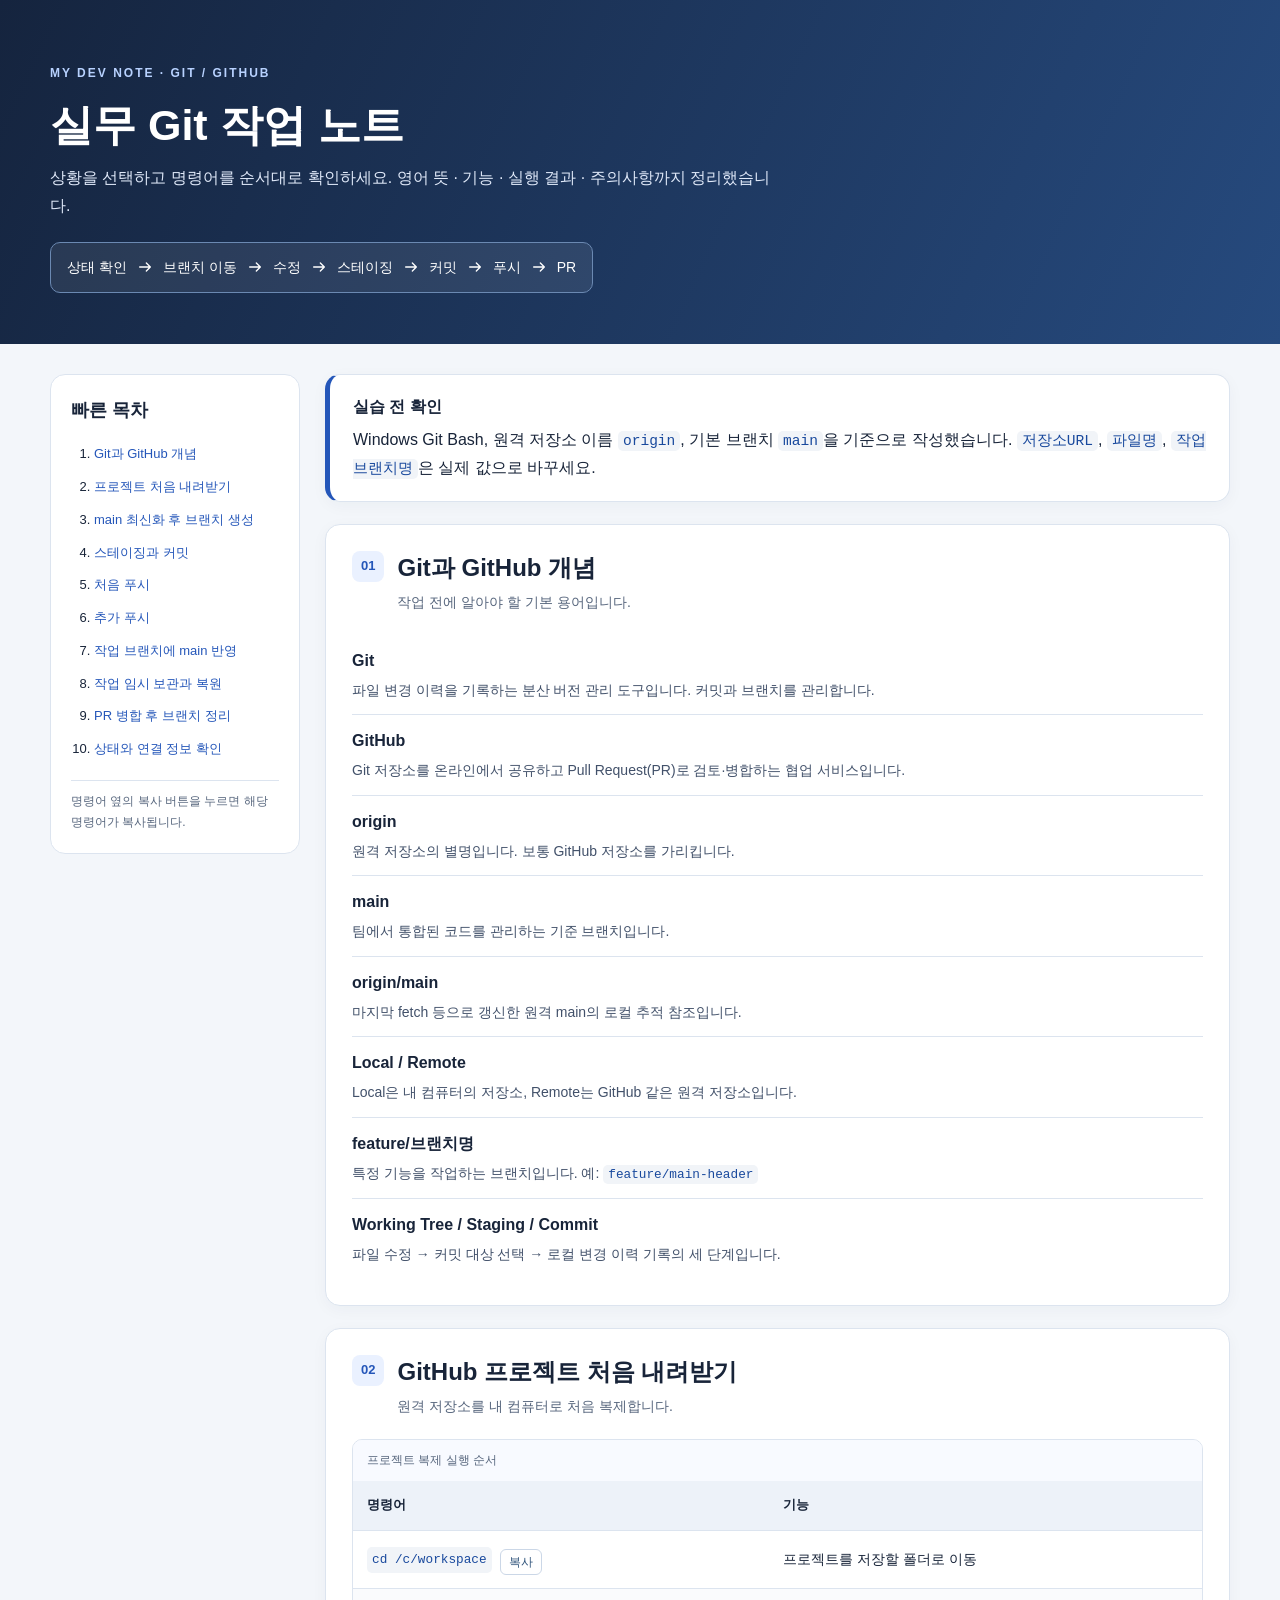
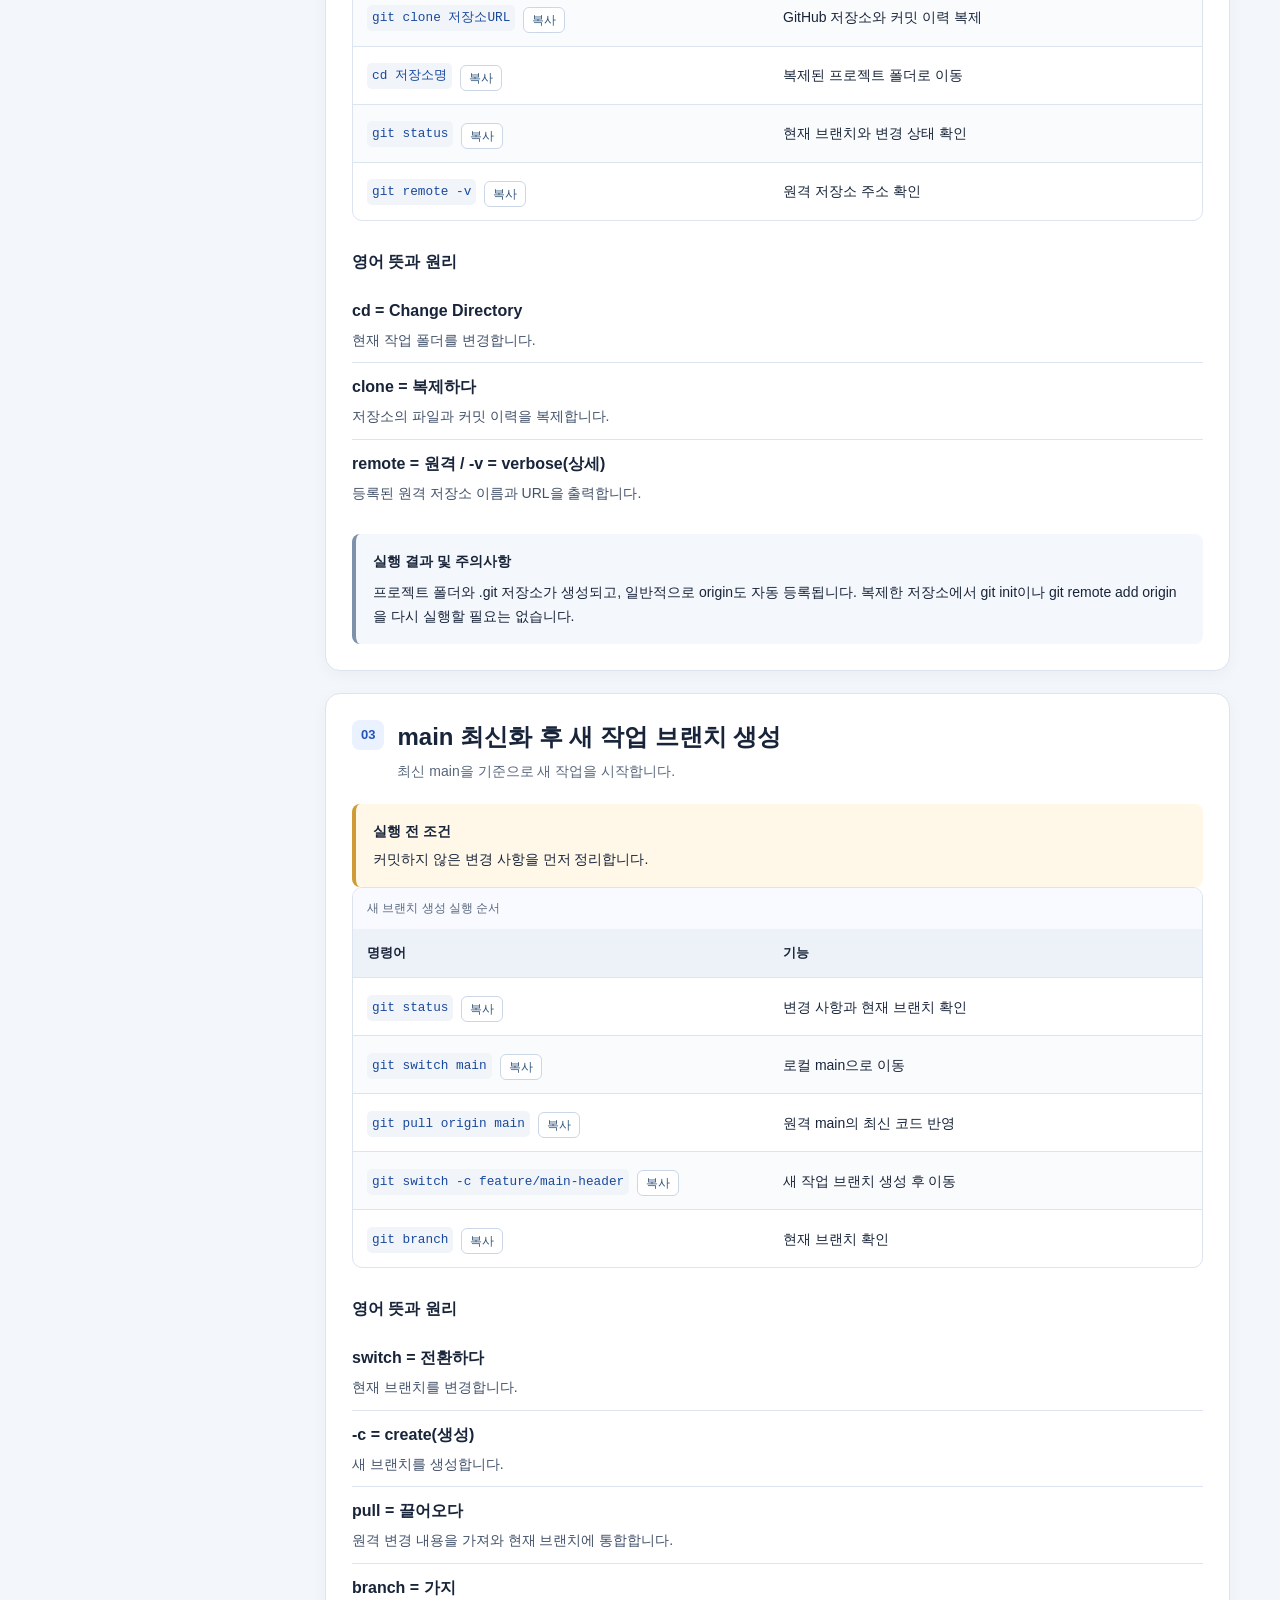
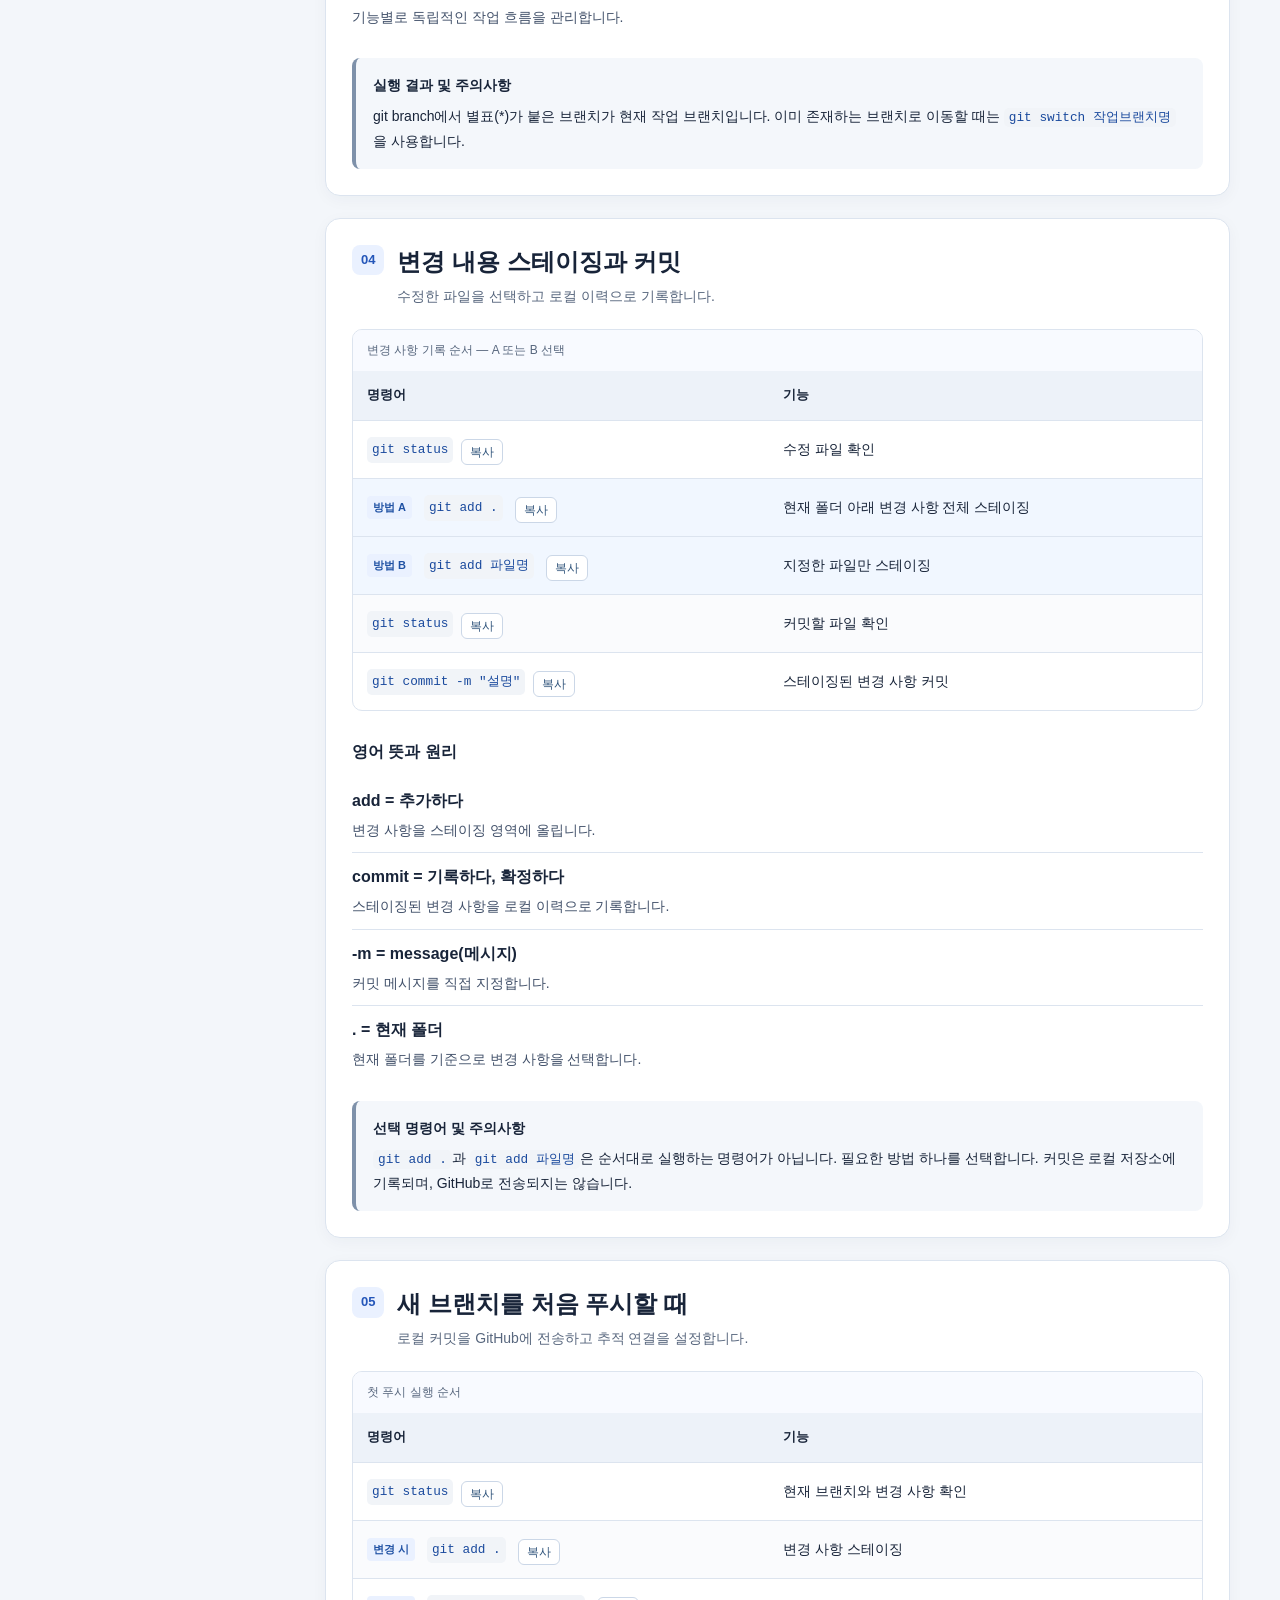
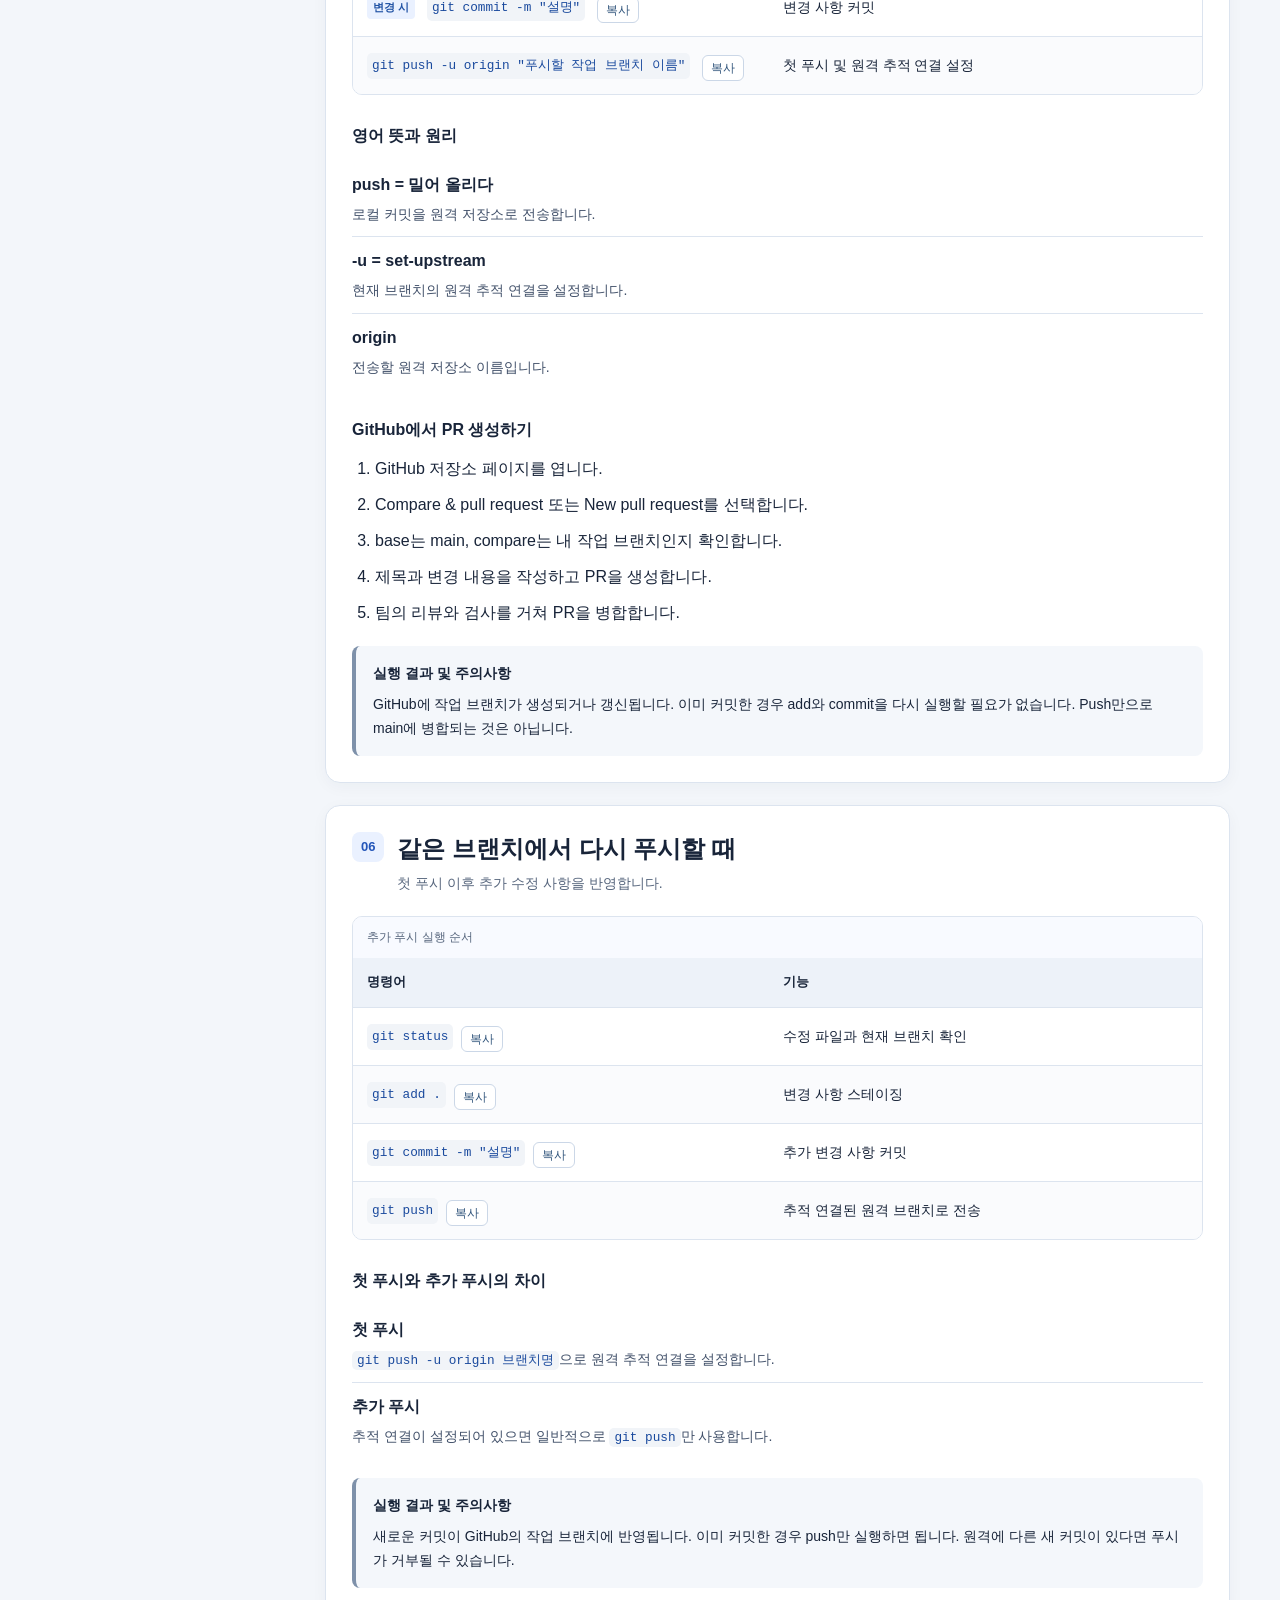
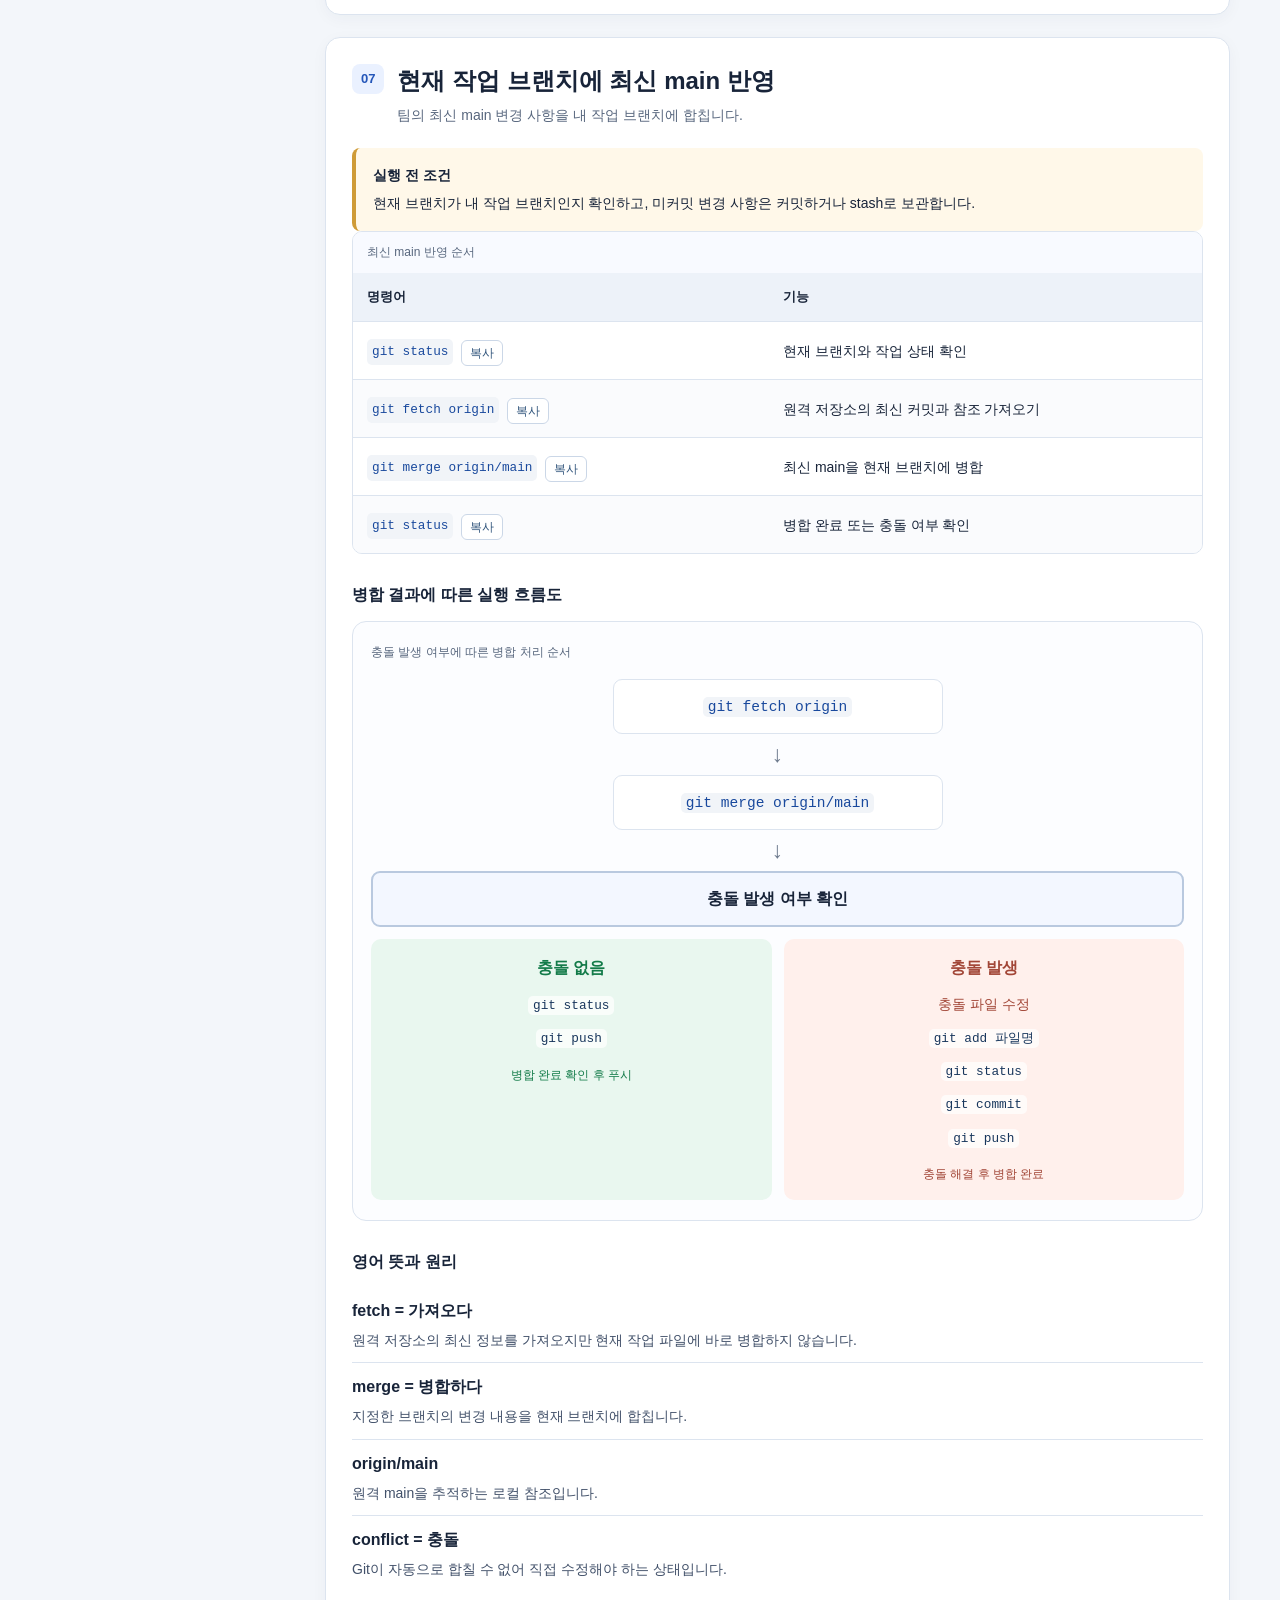
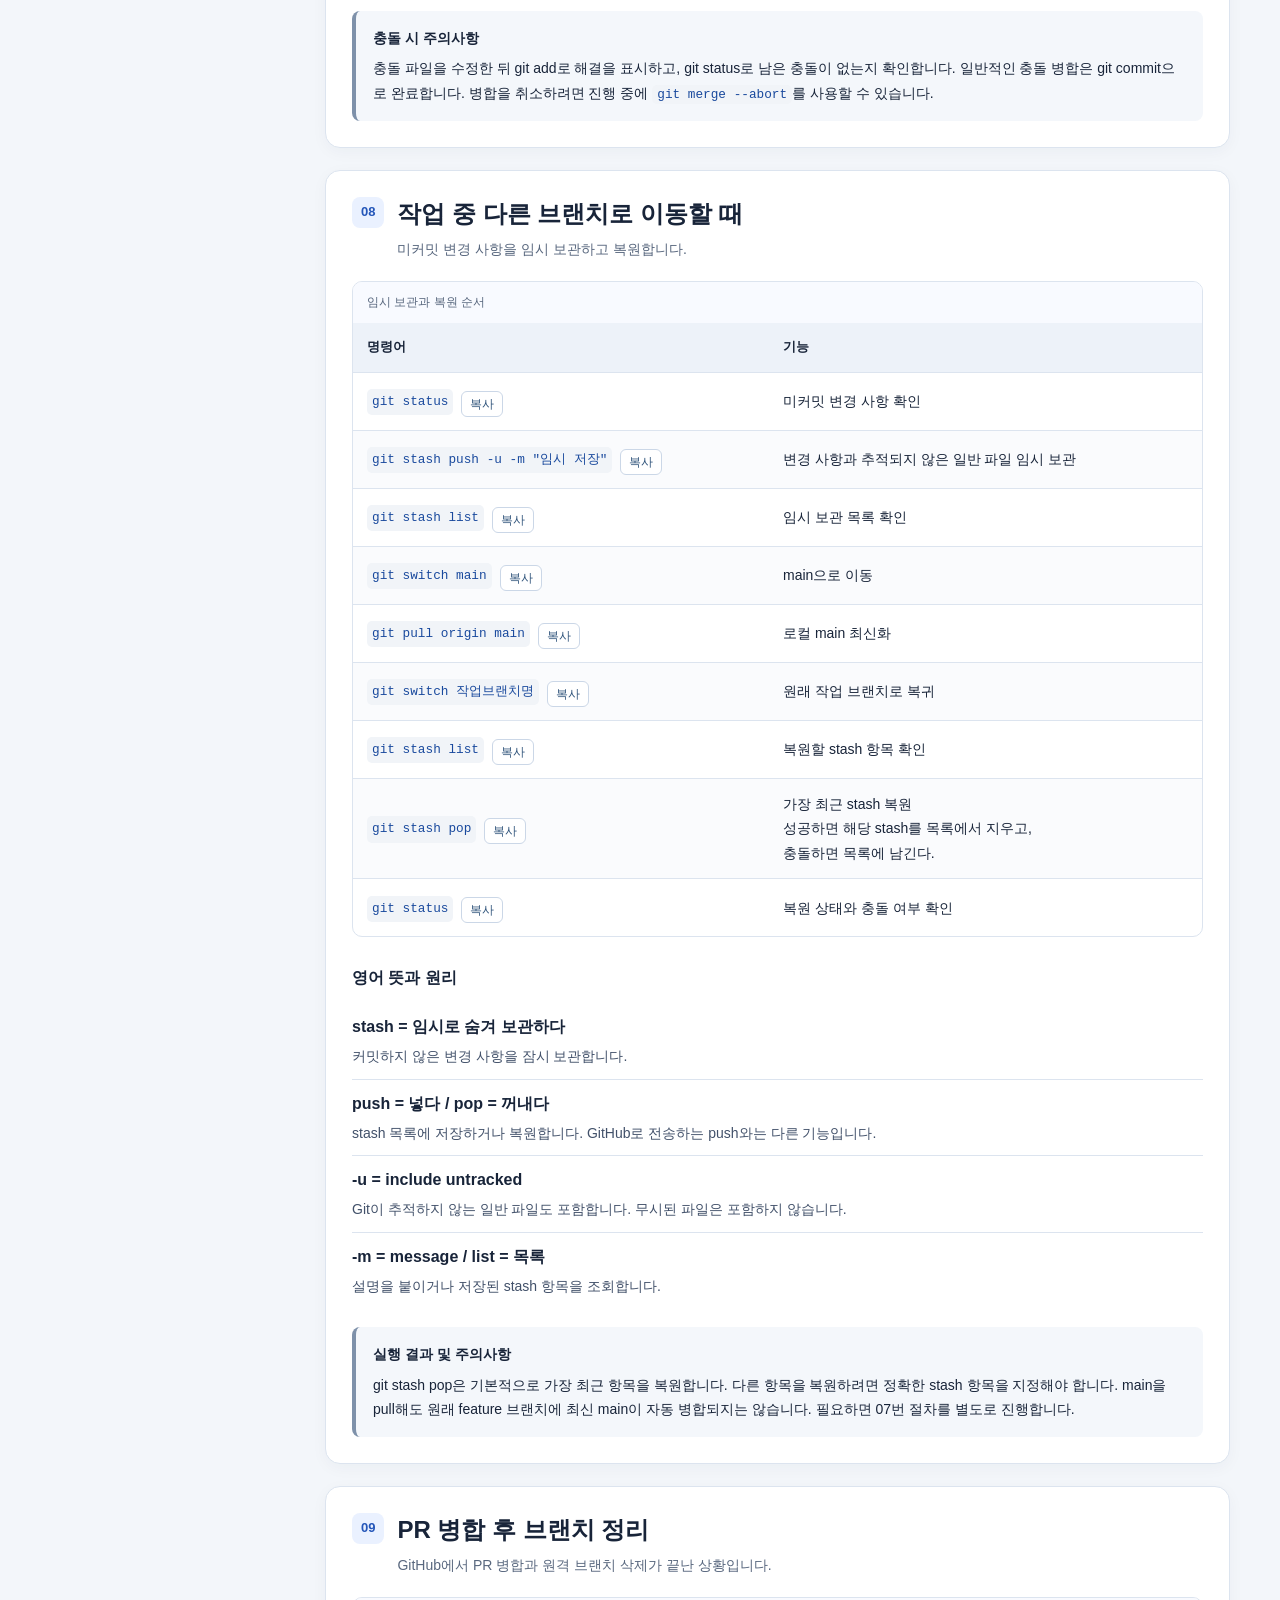
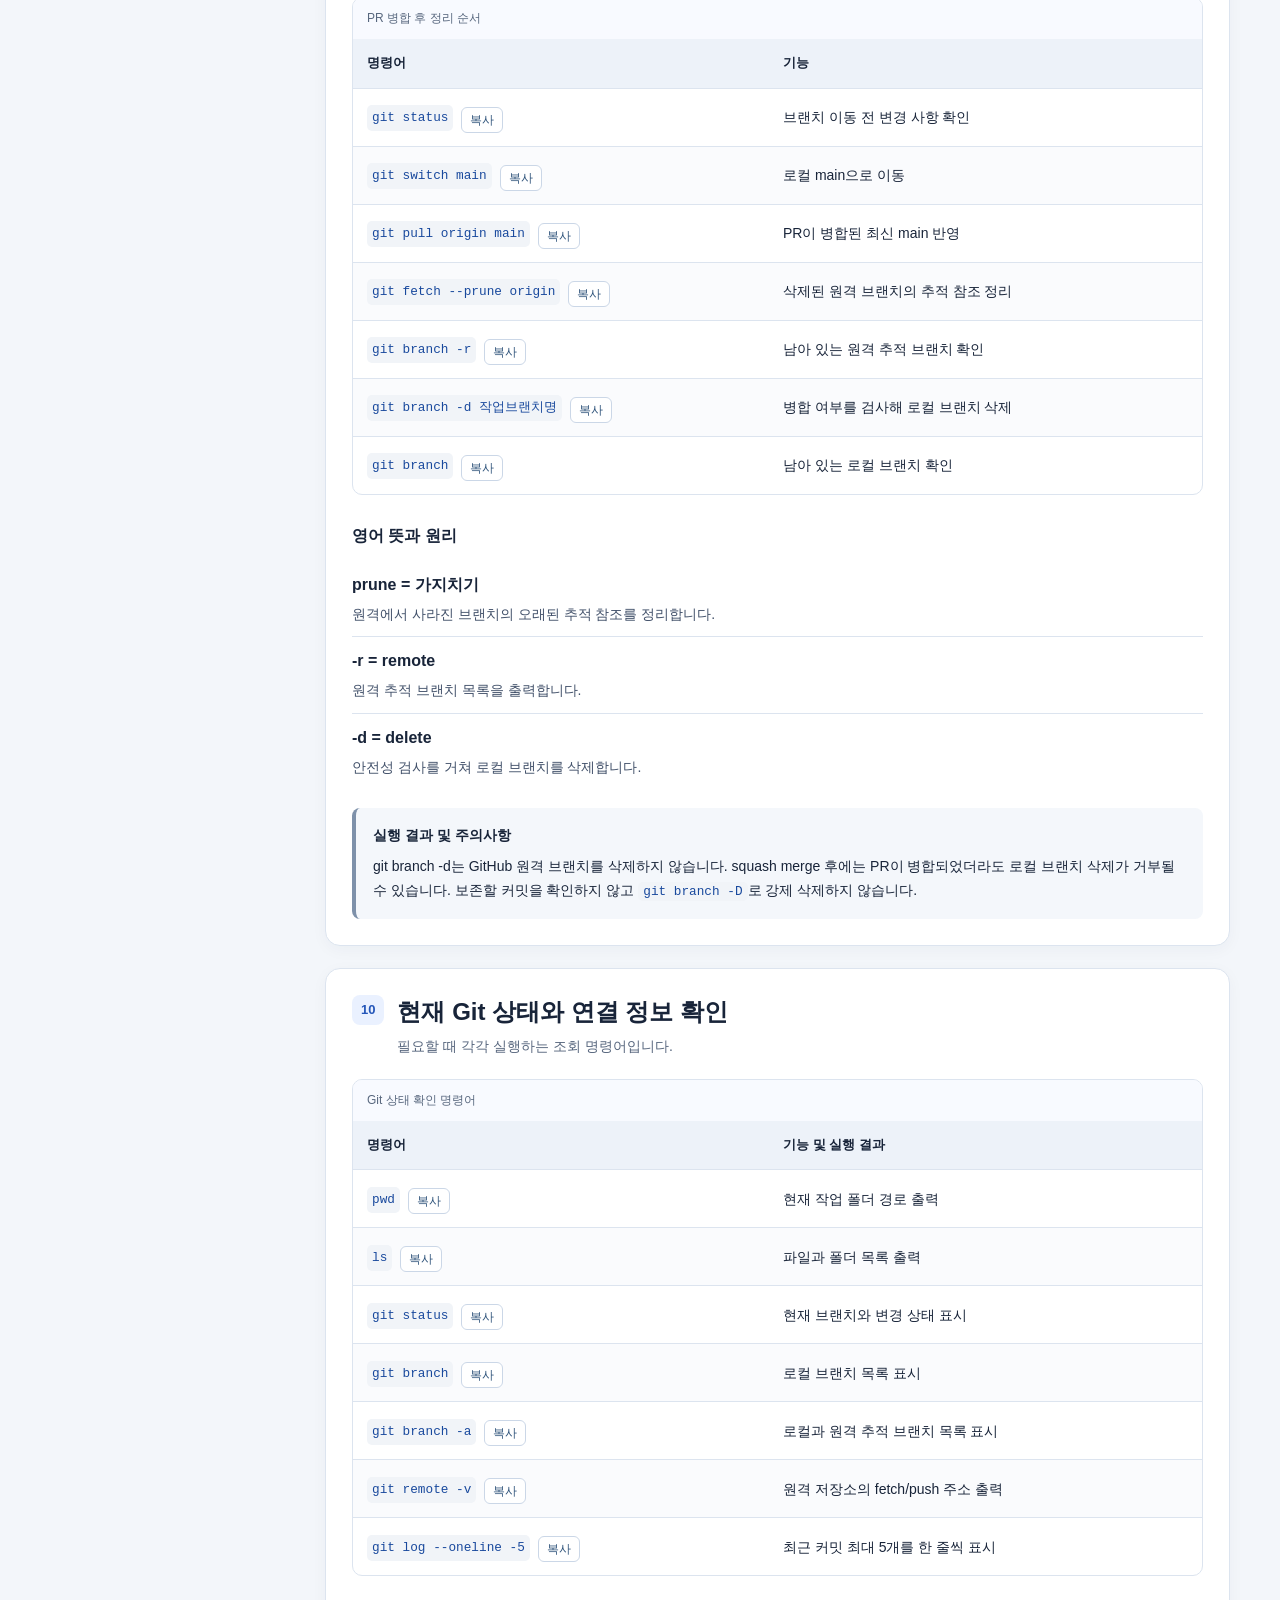
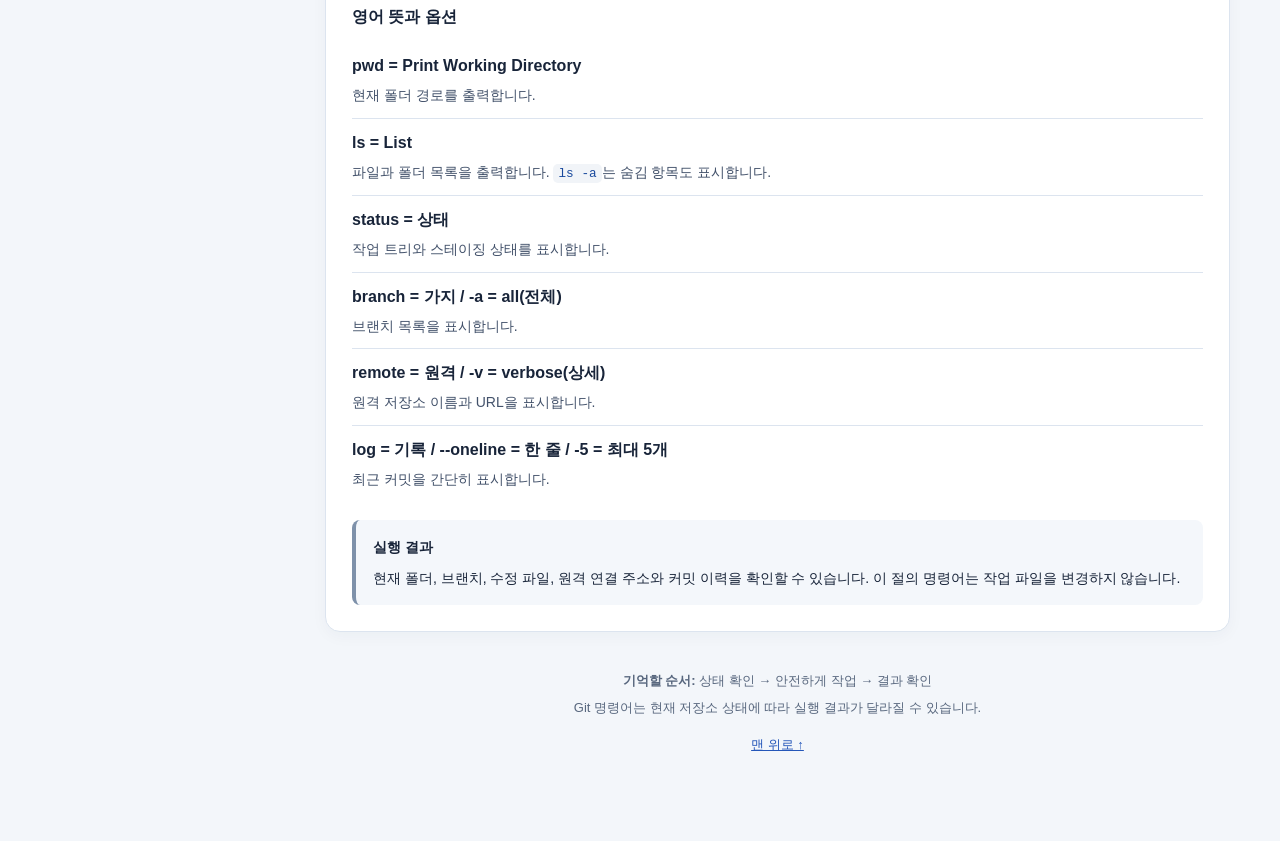
<file: index.html>
<!doctype html>
<html lang="ko">
  <head>
    <meta charset="UTF-8" />
    <meta name="viewport" content="width=device-width, initial-scale=1.0" />
    <meta
      name="description"
      content="Git Bash와 GitHub 팀 프로젝트를 위한 상황별 Git 명령어 실습 노트"
    />
    <title>실무 Git 작업 노트</title>
    <link rel="stylesheet" href="git-notes.css" />
  </head>
  <body>
    <a class="skip" href="#main-content">본문 바로가기</a>

    <header id="top" class="site-header">
      <div class="shell">
        <p class="eyebrow">MY DEV NOTE · GIT / GITHUB</p>
        <h1>실무 Git 작업 노트</h1>
        <p class="intro">
          상황을 선택하고 명령어를 순서대로 확인하세요. 영어 뜻 · 기능 · 실행
          결과 · 주의사항까지 정리했습니다.
        </p>

        <div class="quickline" aria-label="Git 작업 순서">
          <span>상태 확인</span>

          <svg viewBox="0 0 24 24" aria-hidden="true">
            <path d="M4 12H20M14 6L20 12L14 18" />
          </svg>

          <span>브랜치 이동</span>

          <svg viewBox="0 0 24 24" aria-hidden="true">
            <path d="M4 12H20M14 6L20 12L14 18" />
          </svg>

          <span>수정</span>

          <svg viewBox="0 0 24 24" aria-hidden="true">
            <path d="M4 12H20M14 6L20 12L14 18" />
          </svg>

          <span>스테이징</span>

          <svg viewBox="0 0 24 24" aria-hidden="true">
            <path d="M4 12H20M14 6L20 12L14 18" />
          </svg>

          <span>커밋</span>

          <svg viewBox="0 0 24 24" aria-hidden="true">
            <path d="M4 12H20M14 6L20 12L14 18" />
          </svg>

          <span>푸시</span>

          <svg viewBox="0 0 24 24" aria-hidden="true">
            <path d="M4 12H20M14 6L20 12L14 18" />
          </svg>

          <span>PR</span>
        </div>
      </div>
    </header>

    <div class="shell layout">
      <!-- 빠른 목차 -->
      <nav class="toc" aria-label="상황별 목차">
        <h2>빠른 목차</h2>
        <ol>
          <li><a href="#concepts">Git과 GitHub 개념</a></li>
          <li><a href="#clone">프로젝트 처음 내려받기</a></li>
          <li><a href="#branch">main 최신화 후 브랜치 생성</a></li>
          <li><a href="#commit">스테이징과 커밋</a></li>
          <li><a href="#first-push">처음 푸시</a></li>
          <li><a href="#next-push">추가 푸시</a></li>
          <li><a href="#merge">작업 브랜치에 main 반영</a></li>
          <li><a href="#stash">작업 임시 보관과 복원</a></li>
          <li><a href="#prune">PR 병합 후 브랜치 정리</a></li>
          <li><a href="#inspect">상태와 연결 정보 확인</a></li>
        </ol>
        <p class="toc-hint">
          명령어 옆의 복사 버튼을 누르면 해당 명령어가 복사됩니다.
        </p>
      </nav>

      <main id="main-content" class="content">
        <div class="notice">
          <strong>실습 전 확인</strong>
          <p>
            Windows Git Bash, 원격 저장소 이름
            <code>origin</code>, 기본 브랜치 <code>main</code>을 기준으로
            작성했습니다. <code>저장소URL</code>, <code>파일명</code>,
            <code>작업브랜치명</code>은 실제 값으로 바꾸세요.
          </p>
        </div>

        <!-- 01. 기본 개념 -->
        <section id="concepts" class="panel concepts">
          <div class="section-head">
            <span class="number">01</span>
            <div>
              <h2>Git과 GitHub 개념</h2>
              <p>작업 전에 알아야 할 기본 용어입니다.</p>
            </div>
          </div>

          <dl class="definitions">
            <div>
              <dt>Git</dt>
              <dd>
                파일 변경 이력을 기록하는 분산 버전 관리 도구입니다. 커밋과
                브랜치를 관리합니다.
              </dd>
            </div>
            <div>
              <dt>GitHub</dt>
              <dd>
                Git 저장소를 온라인에서 공유하고 Pull Request(PR)로
                검토·병합하는 협업 서비스입니다.
              </dd>
            </div>
            <div>
              <dt>origin</dt>
              <dd>
                원격 저장소의 별명입니다. 보통 GitHub 저장소를 가리킵니다.
              </dd>
            </div>
            <div>
              <dt>main</dt>
              <dd>팀에서 통합된 코드를 관리하는 기준 브랜치입니다.</dd>
            </div>
            <div>
              <dt>origin/main</dt>
              <dd>
                마지막 fetch 등으로 갱신한 원격 main의 로컬 추적 참조입니다.
              </dd>
            </div>
            <div>
              <dt>Local / Remote</dt>
              <dd>
                Local은 내 컴퓨터의 저장소, Remote는 GitHub 같은 원격
                저장소입니다.
              </dd>
            </div>
            <div>
              <dt>feature/브랜치명</dt>
              <dd>
                특정 기능을 작업하는 브랜치입니다. 예:
                <code>feature/main-header</code>
              </dd>
            </div>
            <div>
              <dt>Working Tree / Staging / Commit</dt>
              <dd>
                파일 수정 → 커밋 대상 선택 → 로컬 변경 이력 기록의 세
                단계입니다.
              </dd>
            </div>
          </dl>
        </section>

        <!-- 02. 프로젝트 처음 내려받기 -->
        <section id="clone" class="panel clone">
          <div class="section-head">
            <span class="number">02</span>
            <div>
              <h2>GitHub 프로젝트 처음 내려받기</h2>
              <p>원격 저장소를 내 컴퓨터로 처음 복제합니다.</p>
            </div>
          </div>

          <div class="table-scroll">
            <table>
              <caption>
                프로젝트 복제 실행 순서
              </caption>
              <thead>
                <tr>
                  <th scope="col">명령어</th>
                  <th scope="col">기능</th>
                </tr>
              </thead>
              <tbody>
                <tr>
                  <td><code>cd /c/workspace</code></td>
                  <td>프로젝트를 저장할 폴더로 이동</td>
                </tr>
                <tr>
                  <td><code>git clone 저장소URL</code></td>
                  <td>GitHub 저장소와 커밋 이력 복제</td>
                </tr>
                <tr>
                  <td><code>cd 저장소명</code></td>
                  <td>복제된 프로젝트 폴더로 이동</td>
                </tr>
                <tr>
                  <td><code>git status</code></td>
                  <td>현재 브랜치와 변경 상태 확인</td>
                </tr>
                <tr>
                  <td><code>git remote -v</code></td>
                  <td>원격 저장소 주소 확인</td>
                </tr>
              </tbody>
            </table>
          </div>

          <h3>영어 뜻과 원리</h3>
          <dl class="definitions compact">
            <div>
              <dt>cd = Change Directory</dt>
              <dd>현재 작업 폴더를 변경합니다.</dd>
            </div>
            <div>
              <dt>clone = 복제하다</dt>
              <dd>저장소의 파일과 커밋 이력을 복제합니다.</dd>
            </div>
            <div>
              <dt>remote = 원격 / -v = verbose(상세)</dt>
              <dd>등록된 원격 저장소 이름과 URL을 출력합니다.</dd>
            </div>
          </dl>

          <div class="tip">
            <strong>실행 결과 및 주의사항</strong>
            <p>
              프로젝트 폴더와 .git 저장소가 생성되고, 일반적으로 origin도 자동
              등록됩니다. 복제한 저장소에서 git init이나 git remote add origin을
              다시 실행할 필요는 없습니다.
            </p>
          </div>
        </section>

        <!-- 03. 브랜치 생성 -->
        <section id="branch" class="panel branch">
          <div class="section-head">
            <span class="number">03</span>
            <div>
              <h2>main 최신화 후 새 작업 브랜치 생성</h2>
              <p>최신 main을 기준으로 새 작업을 시작합니다.</p>
            </div>
          </div>

          <div class="precondition">
            <strong>실행 전 조건</strong>
            <span>커밋하지 않은 변경 사항을 먼저 정리합니다.</span>
          </div>

          <div class="table-scroll">
            <table>
              <caption>
                새 브랜치 생성 실행 순서
              </caption>
              <thead>
                <tr>
                  <th scope="col">명령어</th>
                  <th scope="col">기능</th>
                </tr>
              </thead>
              <tbody>
                <tr>
                  <td><code>git status</code></td>
                  <td>변경 사항과 현재 브랜치 확인</td>
                </tr>
                <tr>
                  <td><code>git switch main</code></td>
                  <td>로컬 main으로 이동</td>
                </tr>
                <tr>
                  <td><code>git pull origin main</code></td>
                  <td>원격 main의 최신 코드 반영</td>
                </tr>
                <tr>
                  <td><code>git switch -c feature/main-header</code></td>
                  <td>새 작업 브랜치 생성 후 이동</td>
                </tr>
                <tr>
                  <td><code>git branch</code></td>
                  <td>현재 브랜치 확인</td>
                </tr>
              </tbody>
            </table>
          </div>

          <h3>영어 뜻과 원리</h3>
          <dl class="definitions compact">
            <div>
              <dt>switch = 전환하다</dt>
              <dd>현재 브랜치를 변경합니다.</dd>
            </div>
            <div>
              <dt>-c = create(생성)</dt>
              <dd>새 브랜치를 생성합니다.</dd>
            </div>
            <div>
              <dt>pull = 끌어오다</dt>
              <dd>원격 변경 내용을 가져와 현재 브랜치에 통합합니다.</dd>
            </div>
            <div>
              <dt>branch = 가지</dt>
              <dd>기능별로 독립적인 작업 흐름을 관리합니다.</dd>
            </div>
          </dl>

          <div class="tip">
            <strong>실행 결과 및 주의사항</strong>
            <p>
              git branch에서 별표(*)가 붙은 브랜치가 현재 작업 브랜치입니다.
              이미 존재하는 브랜치로 이동할 때는
              <code>git switch 작업브랜치명</code>을 사용합니다.
            </p>
          </div>
        </section>

        <!-- 04. 스테이징과 커밋 -->
        <section id="commit" class="panel commit">
          <div class="section-head">
            <span class="number">04</span>
            <div>
              <h2>변경 내용 스테이징과 커밋</h2>
              <p>수정한 파일을 선택하고 로컬 이력으로 기록합니다.</p>
            </div>
          </div>

          <div class="table-scroll">
            <table>
              <caption>
                변경 사항 기록 순서 — A 또는 B 선택
              </caption>
              <thead>
                <tr>
                  <th scope="col">명령어</th>
                  <th scope="col">기능</th>
                </tr>
              </thead>
              <tbody>
                <tr>
                  <td><code>git status</code></td>
                  <td>수정 파일 확인</td>
                </tr>
                <tr class="choice">
                  <td>
                    <span class="chip">방법 A</span>
                    <code>git add .</code>
                  </td>
                  <td>현재 폴더 아래 변경 사항 전체 스테이징</td>
                </tr>
                <tr class="choice">
                  <td>
                    <span class="chip">방법 B</span>
                    <code>git add 파일명</code>
                  </td>
                  <td>지정한 파일만 스테이징</td>
                </tr>
                <tr>
                  <td><code>git status</code></td>
                  <td>커밋할 파일 확인</td>
                </tr>
                <tr>
                  <td><code>git commit -m "설명"</code></td>
                  <td>스테이징된 변경 사항 커밋</td>
                </tr>
              </tbody>
            </table>
          </div>

          <h3>영어 뜻과 원리</h3>
          <dl class="definitions compact">
            <div>
              <dt>add = 추가하다</dt>
              <dd>변경 사항을 스테이징 영역에 올립니다.</dd>
            </div>
            <div>
              <dt>commit = 기록하다, 확정하다</dt>
              <dd>스테이징된 변경 사항을 로컬 이력으로 기록합니다.</dd>
            </div>
            <div>
              <dt>-m = message(메시지)</dt>
              <dd>커밋 메시지를 직접 지정합니다.</dd>
            </div>
            <div>
              <dt>. = 현재 폴더</dt>
              <dd>현재 폴더를 기준으로 변경 사항을 선택합니다.</dd>
            </div>
          </dl>

          <div class="tip">
            <strong>선택 명령어 및 주의사항</strong>
            <p>
              <code>git add .</code>과 <code>git add 파일명</code>은 순서대로
              실행하는 명령어가 아닙니다. 필요한 방법 하나를 선택합니다. 커밋은
              로컬 저장소에 기록되며, GitHub로 전송되지는 않습니다.
            </p>
          </div>
        </section>

        <!-- 05. 첫 푸시 -->
        <section id="first-push" class="panel push">
          <div class="section-head">
            <span class="number">05</span>
            <div>
              <h2>새 브랜치를 처음 푸시할 때</h2>
              <p>로컬 커밋을 GitHub에 전송하고 추적 연결을 설정합니다.</p>
            </div>
          </div>

          <div class="table-scroll">
            <table>
              <caption>
                첫 푸시 실행 순서
              </caption>
              <thead>
                <tr>
                  <th scope="col">명령어</th>
                  <th scope="col">기능</th>
                </tr>
              </thead>
              <tbody>
                <tr>
                  <td><code>git status</code></td>
                  <td>현재 브랜치와 변경 사항 확인</td>
                </tr>
                <tr>
                  <td>
                    <span class="chip">변경 시</span>
                    <code>git add .</code>
                  </td>
                  <td>변경 사항 스테이징</td>
                </tr>
                <tr>
                  <td>
                    <span class="chip">변경 시</span>
                    <code>git commit -m "설명"</code>
                  </td>
                  <td>변경 사항 커밋</td>
                </tr>
                <tr>
                  <td>
                    <code>git push -u origin "푸시할 작업 브랜치 이름"</code>
                  </td>
                  <td>첫 푸시 및 원격 추적 연결 설정</td>
                </tr>
              </tbody>
            </table>
          </div>

          <h3>영어 뜻과 원리</h3>
          <dl class="definitions compact">
            <div>
              <dt>push = 밀어 올리다</dt>
              <dd>로컬 커밋을 원격 저장소로 전송합니다.</dd>
            </div>
            <div>
              <dt>-u = set-upstream</dt>
              <dd>현재 브랜치의 원격 추적 연결을 설정합니다.</dd>
            </div>
            <div>
              <dt>origin</dt>
              <dd>전송할 원격 저장소 이름입니다.</dd>
            </div>
          </dl>

          <h3>GitHub에서 PR 생성하기</h3>
          <ol class="steps">
            <li>GitHub 저장소 페이지를 엽니다.</li>
            <li>
              Compare &amp; pull request 또는 New pull request를 선택합니다.
            </li>
            <li>base는 main, compare는 내 작업 브랜치인지 확인합니다.</li>
            <li>제목과 변경 내용을 작성하고 PR을 생성합니다.</li>
            <li>팀의 리뷰와 검사를 거쳐 PR을 병합합니다.</li>
          </ol>

          <div class="tip">
            <strong>실행 결과 및 주의사항</strong>
            <p>
              GitHub에 작업 브랜치가 생성되거나 갱신됩니다. 이미 커밋한 경우
              add와 commit을 다시 실행할 필요가 없습니다. Push만으로 main에
              병합되는 것은 아닙니다.
            </p>
          </div>
        </section>

        <!-- 06. 추가 푸시 -->
        <section id="next-push" class="panel push-again">
          <div class="section-head">
            <span class="number">06</span>
            <div>
              <h2>같은 브랜치에서 다시 푸시할 때</h2>
              <p>첫 푸시 이후 추가 수정 사항을 반영합니다.</p>
            </div>
          </div>

          <div class="table-scroll">
            <table>
              <caption>
                추가 푸시 실행 순서
              </caption>
              <thead>
                <tr>
                  <th scope="col">명령어</th>
                  <th scope="col">기능</th>
                </tr>
              </thead>
              <tbody>
                <tr>
                  <td><code>git status</code></td>
                  <td>수정 파일과 현재 브랜치 확인</td>
                </tr>
                <tr>
                  <td><code>git add .</code></td>
                  <td>변경 사항 스테이징</td>
                </tr>
                <tr>
                  <td><code>git commit -m "설명"</code></td>
                  <td>추가 변경 사항 커밋</td>
                </tr>
                <tr>
                  <td><code>git push</code></td>
                  <td>추적 연결된 원격 브랜치로 전송</td>
                </tr>
              </tbody>
            </table>
          </div>

          <h3>첫 푸시와 추가 푸시의 차이</h3>
          <dl class="definitions compact">
            <div>
              <dt>첫 푸시</dt>
              <dd>
                <code>git push -u origin 브랜치명</code>으로 원격 추적 연결을
                설정합니다.
              </dd>
            </div>
            <div>
              <dt>추가 푸시</dt>
              <dd>
                추적 연결이 설정되어 있으면 일반적으로 <code>git push</code>만
                사용합니다.
              </dd>
            </div>
          </dl>

          <div class="tip">
            <strong>실행 결과 및 주의사항</strong>
            <p>
              새로운 커밋이 GitHub의 작업 브랜치에 반영됩니다. 이미 커밋한 경우
              push만 실행하면 됩니다. 원격에 다른 새 커밋이 있다면 푸시가 거부될
              수 있습니다.
            </p>
          </div>
        </section>

        <!-- 07. 최신 main 병합 -->
        <section id="merge" class="panel merge">
          <div class="section-head">
            <span class="number">07</span>
            <div>
              <h2>현재 작업 브랜치에 최신 main 반영</h2>
              <p>팀의 최신 main 변경 사항을 내 작업 브랜치에 합칩니다.</p>
            </div>
          </div>

          <div class="precondition">
            <strong>실행 전 조건</strong>
            <span>
              현재 브랜치가 내 작업 브랜치인지 확인하고, 미커밋 변경 사항은
              커밋하거나 stash로 보관합니다.
            </span>
          </div>

          <div class="table-scroll">
            <table>
              <caption>
                최신 main 반영 순서
              </caption>
              <thead>
                <tr>
                  <th scope="col">명령어</th>
                  <th scope="col">기능</th>
                </tr>
              </thead>
              <tbody>
                <tr>
                  <td><code>git status</code></td>
                  <td>현재 브랜치와 작업 상태 확인</td>
                </tr>
                <tr>
                  <td><code>git fetch origin</code></td>
                  <td>원격 저장소의 최신 커밋과 참조 가져오기</td>
                </tr>
                <tr>
                  <td><code>git merge origin/main</code></td>
                  <td>최신 main을 현재 브랜치에 병합</td>
                </tr>
                <tr>
                  <td><code>git status</code></td>
                  <td>병합 완료 또는 충돌 여부 확인</td>
                </tr>
              </tbody>
            </table>
          </div>

          <!-- 병합 흐름도 -->
          <h3>병합 결과에 따른 실행 흐름도</h3>

          <figure class="merge-flow" aria-labelledby="merge-flow-title">
            <figcaption id="merge-flow-title">
              충돌 발생 여부에 따른 병합 처리 순서
            </figcaption>

            <div class="flow-node">
              <code>git fetch origin</code>
            </div>

            <div class="flow-arrow" aria-hidden="true">↓</div>

            <div class="flow-node">
              <code>git merge origin/main</code>
            </div>

            <div class="flow-arrow" aria-hidden="true">↓</div>

            <div class="flow-decision">충돌 발생 여부 확인</div>

            <div class="flow-columns">
              <div class="flow-path success">
                <h4>충돌 없음</h4>
                <p><code>git status</code></p>
                <p><code>git push</code></p>
                <small>병합 완료 확인 후 푸시</small>
              </div>

              <div class="flow-path conflict">
                <h4>충돌 발생</h4>
                <p>충돌 파일 수정</p>
                <p><code>git add 파일명</code></p>
                <p><code>git status</code></p>
                <p><code>git commit</code></p>
                <p><code>git push</code></p>
                <small>충돌 해결 후 병합 완료</small>
              </div>
            </div>
          </figure>

          <h3>영어 뜻과 원리</h3>
          <dl class="definitions compact">
            <div>
              <dt>fetch = 가져오다</dt>
              <dd>
                원격 저장소의 최신 정보를 가져오지만 현재 작업 파일에 바로
                병합하지 않습니다.
              </dd>
            </div>
            <div>
              <dt>merge = 병합하다</dt>
              <dd>지정한 브랜치의 변경 내용을 현재 브랜치에 합칩니다.</dd>
            </div>
            <div>
              <dt>origin/main</dt>
              <dd>원격 main을 추적하는 로컬 참조입니다.</dd>
            </div>
            <div>
              <dt>conflict = 충돌</dt>
              <dd>
                Git이 자동으로 합칠 수 없어 직접 수정해야 하는 상태입니다.
              </dd>
            </div>
          </dl>

          <div class="tip">
            <strong>충돌 시 주의사항</strong>
            <p>
              충돌 파일을 수정한 뒤 git add로 해결을 표시하고, git status로 남은
              충돌이 없는지 확인합니다. 일반적인 충돌 병합은 git commit으로
              완료합니다. 병합을 취소하려면 진행 중에
              <code>git merge --abort</code>를 사용할 수 있습니다.
            </p>
          </div>
        </section>

        <!-- 08. stash -->
        <section id="stash" class="panel pop">
          <div class="section-head">
            <span class="number">08</span>
            <div>
              <h2>작업 중 다른 브랜치로 이동할 때</h2>
              <p>미커밋 변경 사항을 임시 보관하고 복원합니다.</p>
            </div>
          </div>

          <div class="table-scroll">
            <table>
              <caption>
                임시 보관과 복원 순서
              </caption>
              <thead>
                <tr>
                  <th scope="col">명령어</th>
                  <th scope="col">기능</th>
                </tr>
              </thead>
              <tbody>
                <tr>
                  <td><code>git status</code></td>
                  <td>미커밋 변경 사항 확인</td>
                </tr>
                <tr>
                  <td><code>git stash push -u -m "임시 저장"</code></td>
                  <td>변경 사항과 추적되지 않은 일반 파일 임시 보관</td>
                </tr>
                <tr>
                  <td><code>git stash list</code></td>
                  <td>임시 보관 목록 확인</td>
                </tr>
                <tr>
                  <td><code>git switch main</code></td>
                  <td>main으로 이동</td>
                </tr>
                <tr>
                  <td><code>git pull origin main</code></td>
                  <td>로컬 main 최신화</td>
                </tr>
                <tr>
                  <td><code>git switch 작업브랜치명</code></td>
                  <td>원래 작업 브랜치로 복귀</td>
                </tr>
                <tr>
                  <td><code>git stash list</code></td>
                  <td>복원할 stash 항목 확인</td>
                </tr>
                <tr>
                  <td><code>git stash pop</code></td>
                  <td>
                    가장 최근 stash 복원<br />
                    성공하면 해당 stash를 목록에서 지우고,<br />
                    충돌하면 목록에 남긴다.
                  </td>
                </tr>
                <tr>
                  <td><code>git status</code></td>
                  <td>복원 상태와 충돌 여부 확인</td>
                </tr>
              </tbody>
            </table>
          </div>

          <h3>영어 뜻과 원리</h3>
          <dl class="definitions compact">
            <div>
              <dt>stash = 임시로 숨겨 보관하다</dt>
              <dd>커밋하지 않은 변경 사항을 잠시 보관합니다.</dd>
            </div>
            <div>
              <dt>push = 넣다 / pop = 꺼내다</dt>
              <dd>
                stash 목록에 저장하거나 복원합니다. GitHub로 전송하는 push와는
                다른 기능입니다.
              </dd>
            </div>
            <div>
              <dt>-u = include untracked</dt>
              <dd>
                Git이 추적하지 않는 일반 파일도 포함합니다. 무시된 파일은
                포함하지 않습니다.
              </dd>
            </div>
            <div>
              <dt>-m = message / list = 목록</dt>
              <dd>설명을 붙이거나 저장된 stash 항목을 조회합니다.</dd>
            </div>
          </dl>

          <div class="tip">
            <strong>실행 결과 및 주의사항</strong>
            <p>
              git stash pop은 기본적으로 가장 최근 항목을 복원합니다. 다른
              항목을 복원하려면 정확한 stash 항목을 지정해야 합니다. main을
              pull해도 원래 feature 브랜치에 최신 main이 자동 병합되지는
              않습니다. 필요하면 07번 절차를 별도로 진행합니다.
            </p>
          </div>
        </section>

        <!-- 09. PR 병합 후 정리 -->
        <section id="prune" class="panel prune">
          <div class="section-head">
            <span class="number">09</span>
            <div>
              <h2>PR 병합 후 브랜치 정리</h2>
              <p>GitHub에서 PR 병합과 원격 브랜치 삭제가 끝난 상황입니다.</p>
            </div>
          </div>

          <div class="table-scroll">
            <table>
              <caption>
                PR 병합 후 정리 순서
              </caption>
              <thead>
                <tr>
                  <th scope="col">명령어</th>
                  <th scope="col">기능</th>
                </tr>
              </thead>
              <tbody>
                <tr>
                  <td><code>git status</code></td>
                  <td>브랜치 이동 전 변경 사항 확인</td>
                </tr>
                <tr>
                  <td><code>git switch main</code></td>
                  <td>로컬 main으로 이동</td>
                </tr>
                <tr>
                  <td><code>git pull origin main</code></td>
                  <td>PR이 병합된 최신 main 반영</td>
                </tr>
                <tr>
                  <td><code>git fetch --prune origin</code></td>
                  <td>삭제된 원격 브랜치의 추적 참조 정리</td>
                </tr>
                <tr>
                  <td><code>git branch -r</code></td>
                  <td>남아 있는 원격 추적 브랜치 확인</td>
                </tr>
                <tr>
                  <td><code>git branch -d 작업브랜치명</code></td>
                  <td>병합 여부를 검사해 로컬 브랜치 삭제</td>
                </tr>
                <tr>
                  <td><code>git branch</code></td>
                  <td>남아 있는 로컬 브랜치 확인</td>
                </tr>
              </tbody>
            </table>
          </div>

          <h3>영어 뜻과 원리</h3>
          <dl class="definitions compact">
            <div>
              <dt>prune = 가지치기</dt>
              <dd>원격에서 사라진 브랜치의 오래된 추적 참조를 정리합니다.</dd>
            </div>
            <div>
              <dt>-r = remote</dt>
              <dd>원격 추적 브랜치 목록을 출력합니다.</dd>
            </div>
            <div>
              <dt>-d = delete</dt>
              <dd>안전성 검사를 거쳐 로컬 브랜치를 삭제합니다.</dd>
            </div>
          </dl>

          <div class="tip">
            <strong>실행 결과 및 주의사항</strong>
            <p>
              git branch -d는 GitHub 원격 브랜치를 삭제하지 않습니다. squash
              merge 후에는 PR이 병합되었더라도 로컬 브랜치 삭제가 거부될 수
              있습니다. 보존할 커밋을 확인하지 않고
              <code>git branch -D</code>로 강제 삭제하지 않습니다.
            </p>
          </div>
        </section>

        <!-- 10. 상태 확인 -->
        <section id="inspect" class="panel remote-v">
          <div class="section-head">
            <span class="number">10</span>
            <div>
              <h2>현재 Git 상태와 연결 정보 확인</h2>
              <p>필요할 때 각각 실행하는 조회 명령어입니다.</p>
            </div>
          </div>

          <div class="table-scroll">
            <table>
              <caption>
                Git 상태 확인 명령어
              </caption>
              <thead>
                <tr>
                  <th scope="col">명령어</th>
                  <th scope="col">기능 및 실행 결과</th>
                </tr>
              </thead>
              <tbody>
                <tr>
                  <td><code>pwd</code></td>
                  <td>현재 작업 폴더 경로 출력</td>
                </tr>
                <tr>
                  <td><code>ls</code></td>
                  <td>파일과 폴더 목록 출력</td>
                </tr>
                <tr>
                  <td><code>git status</code></td>
                  <td>현재 브랜치와 변경 상태 표시</td>
                </tr>
                <tr>
                  <td><code>git branch</code></td>
                  <td>로컬 브랜치 목록 표시</td>
                </tr>
                <tr>
                  <td><code>git branch -a</code></td>
                  <td>로컬과 원격 추적 브랜치 목록 표시</td>
                </tr>
                <tr>
                  <td><code>git remote -v</code></td>
                  <td>원격 저장소의 fetch/push 주소 출력</td>
                </tr>
                <tr>
                  <td><code>git log --oneline -5</code></td>
                  <td>최근 커밋 최대 5개를 한 줄씩 표시</td>
                </tr>
              </tbody>
            </table>
          </div>

          <h3>영어 뜻과 옵션</h3>
          <dl class="definitions compact">
            <div>
              <dt>pwd = Print Working Directory</dt>
              <dd>현재 폴더 경로를 출력합니다.</dd>
            </div>
            <div>
              <dt>ls = List</dt>
              <dd>
                파일과 폴더 목록을 출력합니다.
                <code>ls -a</code>는 숨김 항목도 표시합니다.
              </dd>
            </div>
            <div>
              <dt>status = 상태</dt>
              <dd>작업 트리와 스테이징 상태를 표시합니다.</dd>
            </div>
            <div>
              <dt>branch = 가지 / -a = all(전체)</dt>
              <dd>브랜치 목록을 표시합니다.</dd>
            </div>
            <div>
              <dt>remote = 원격 / -v = verbose(상세)</dt>
              <dd>원격 저장소 이름과 URL을 표시합니다.</dd>
            </div>
            <div>
              <dt>log = 기록 / --oneline = 한 줄 / -5 = 최대 5개</dt>
              <dd>최근 커밋을 간단히 표시합니다.</dd>
            </div>
          </dl>

          <div class="tip">
            <strong>실행 결과</strong>
            <p>
              현재 폴더, 브랜치, 수정 파일, 원격 연결 주소와 커밋 이력을 확인할
              수 있습니다. 이 절의 명령어는 작업 파일을 변경하지 않습니다.
            </p>
          </div>
        </section>

        <footer class="page-footer">
          <p>
            <strong>기억할 순서:</strong>
            상태 확인 → 안전하게 작업 → 결과 확인
          </p>
          <p>
            Git 명령어는 현재 저장소 상태에 따라 실행 결과가 달라질 수 있습니다.
          </p>
          <a href="#top">맨 위로 ↑</a>
        </footer>
      </main>
    </div>

    <!-- 명령어 복사 기능 -->
    <script>
      // 표의 명령어마다 복사 버튼을 생성합니다.
      document.querySelectorAll("td > code").forEach((code) => {
        const cell = code.parentElement;
        const button = document.createElement("button");

        button.type = "button";
        button.className = "copy-button";
        button.textContent = "복사";

        button.setAttribute("aria-label", code.textContent + " 복사");

        button.addEventListener("click", async () => {
          try {
            // 클립보드에 명령어 복사
            await navigator.clipboard.writeText(code.textContent);

            button.textContent = "복사됨";
            button.classList.add("copied");
          } catch (error) {
            // 복사가 차단되면 명령어를 선택합니다.
            const range = document.createRange();
            range.selectNodeContents(code);

            const selection = window.getSelection();
            selection.removeAllRanges();
            selection.addRange(range);

            button.textContent = "선택됨";
          }

          setTimeout(() => {
            button.textContent = "복사";
            button.classList.remove("copied");
          }, 1800);
        });

        cell.appendChild(button);
      });
    </script>
  </body>
</html>
</file>
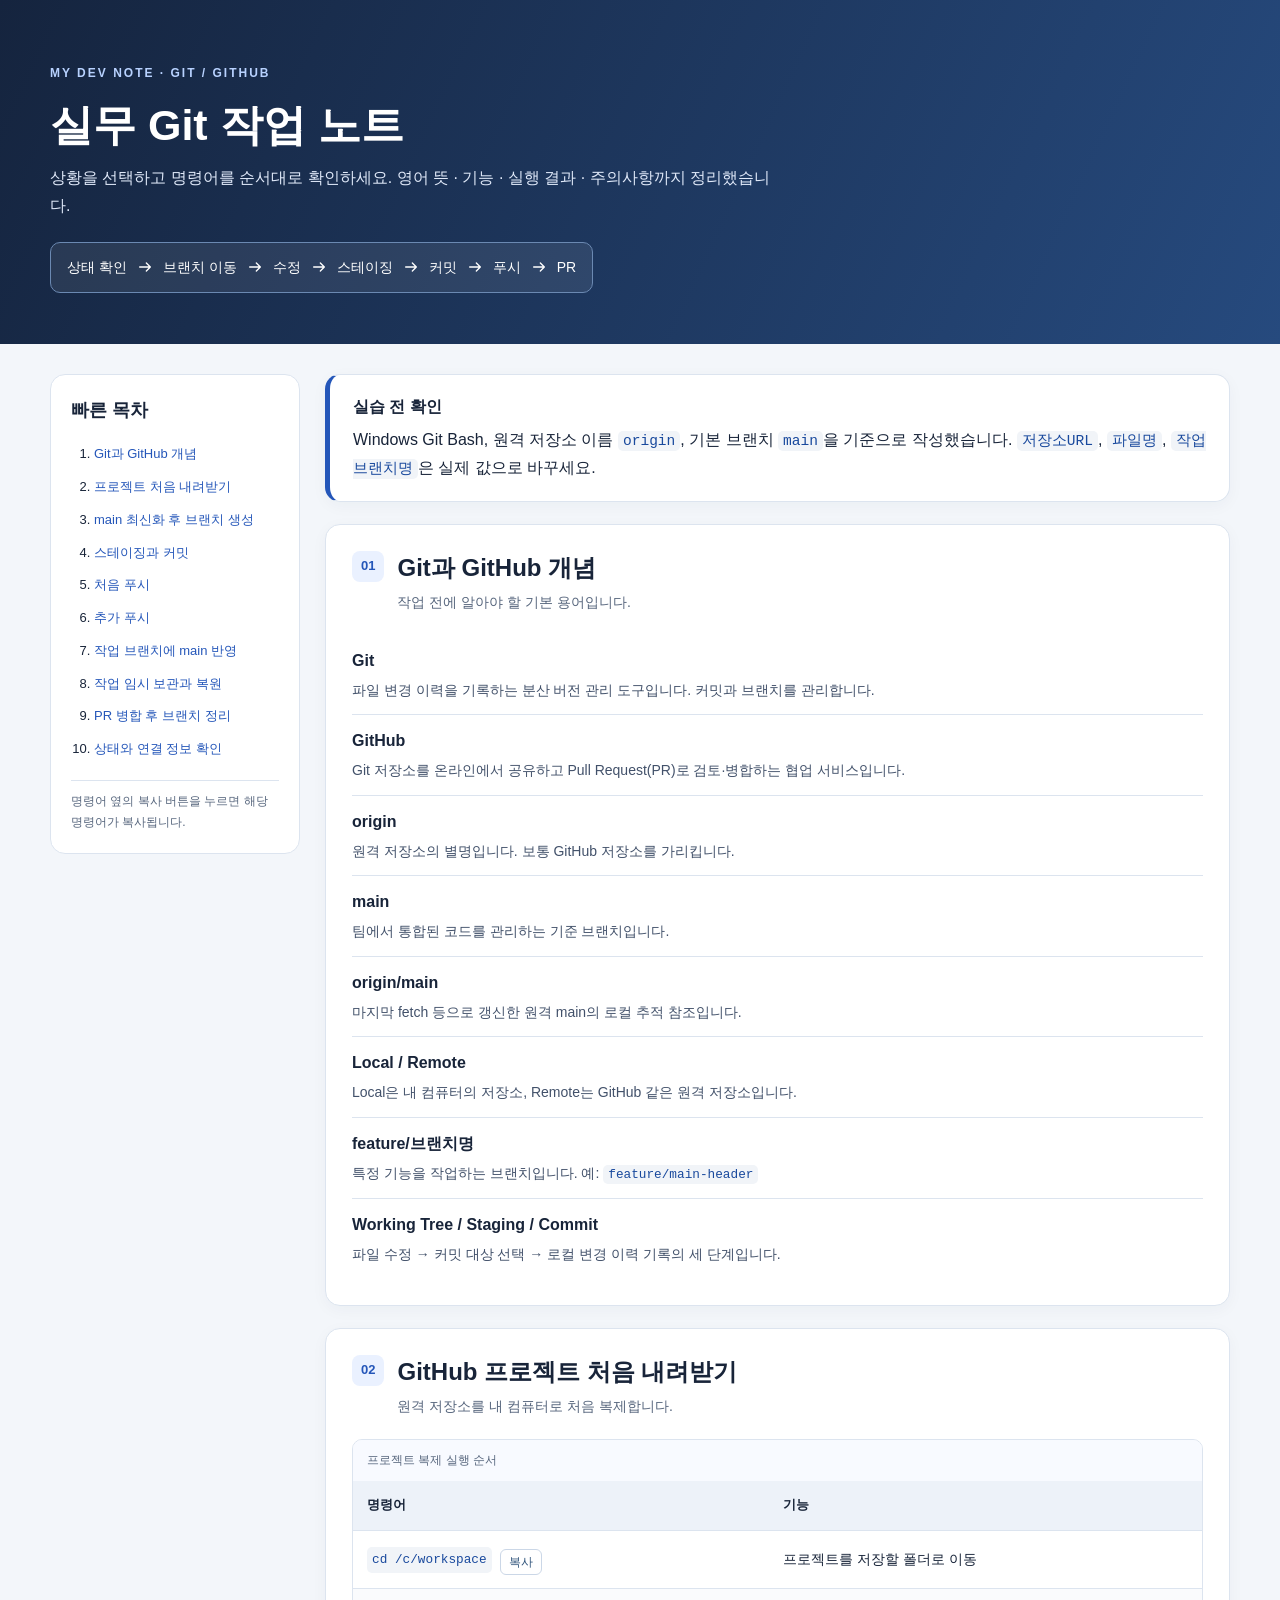
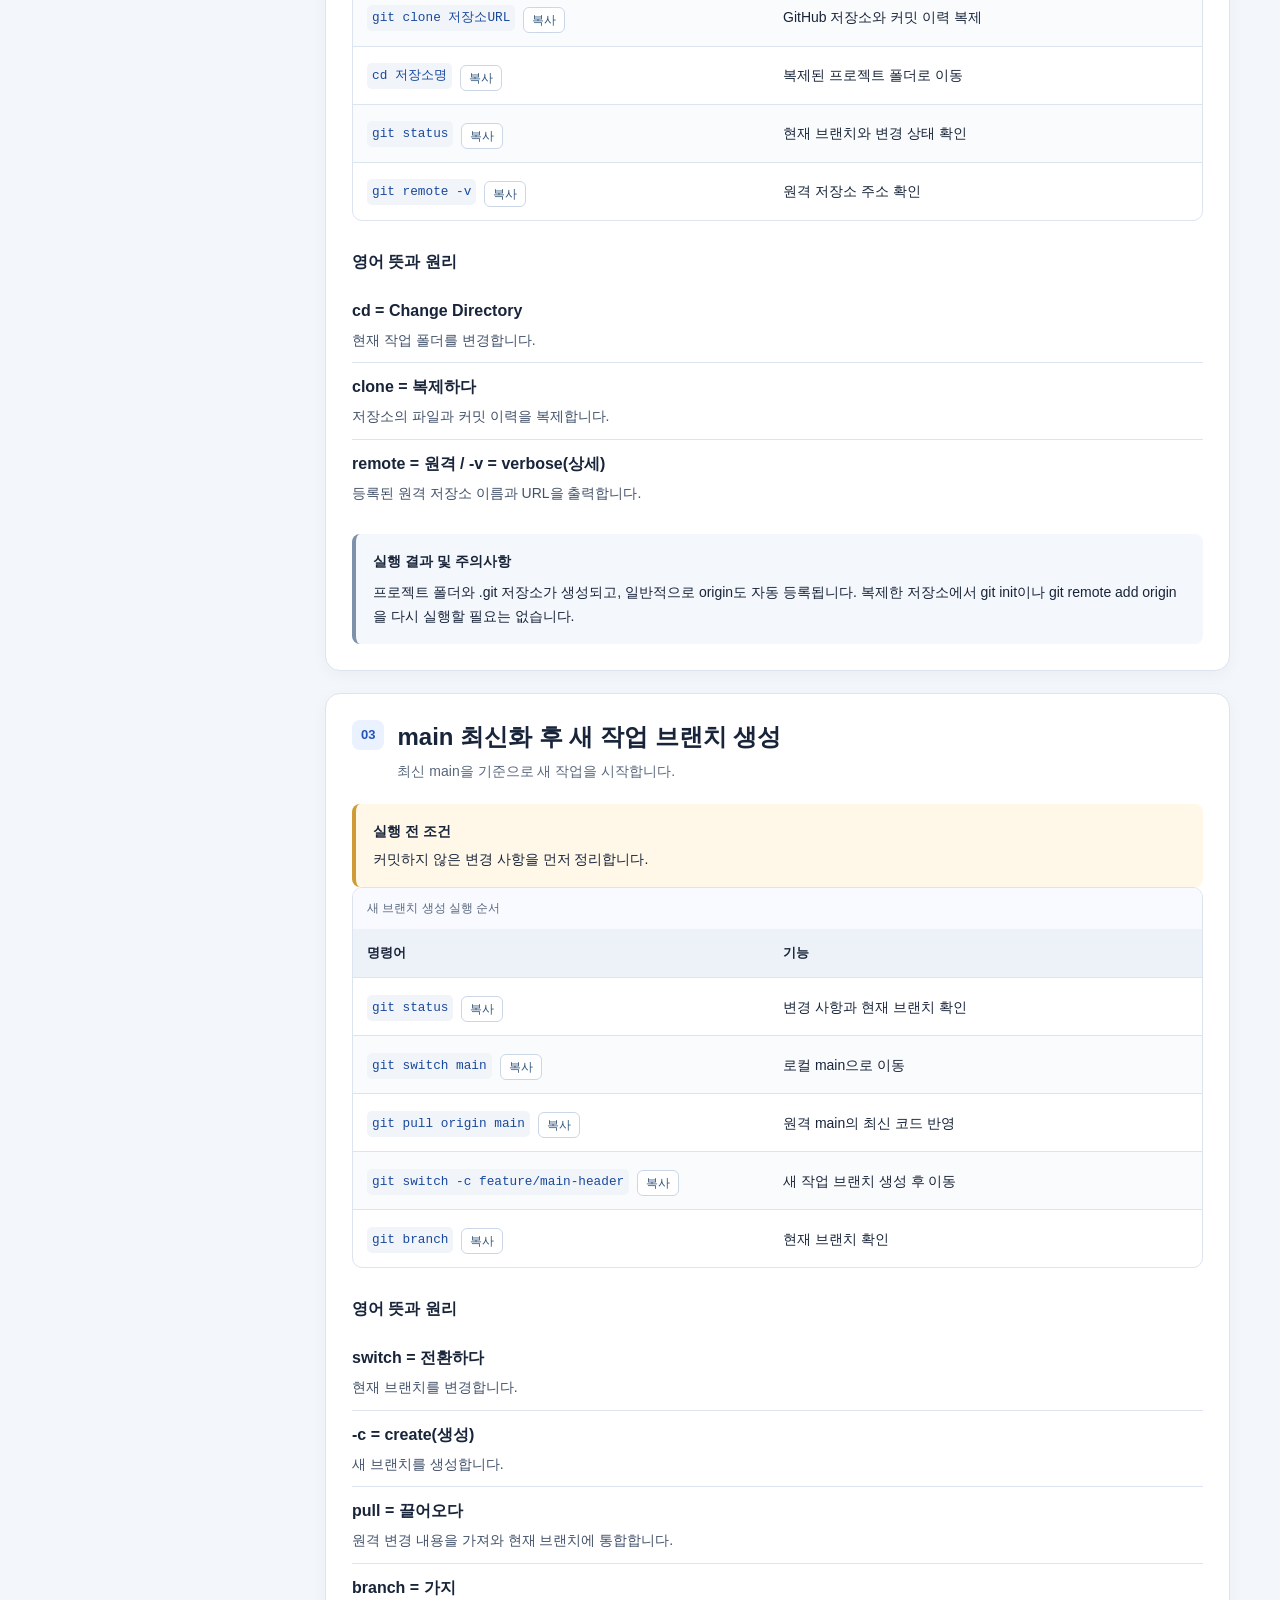
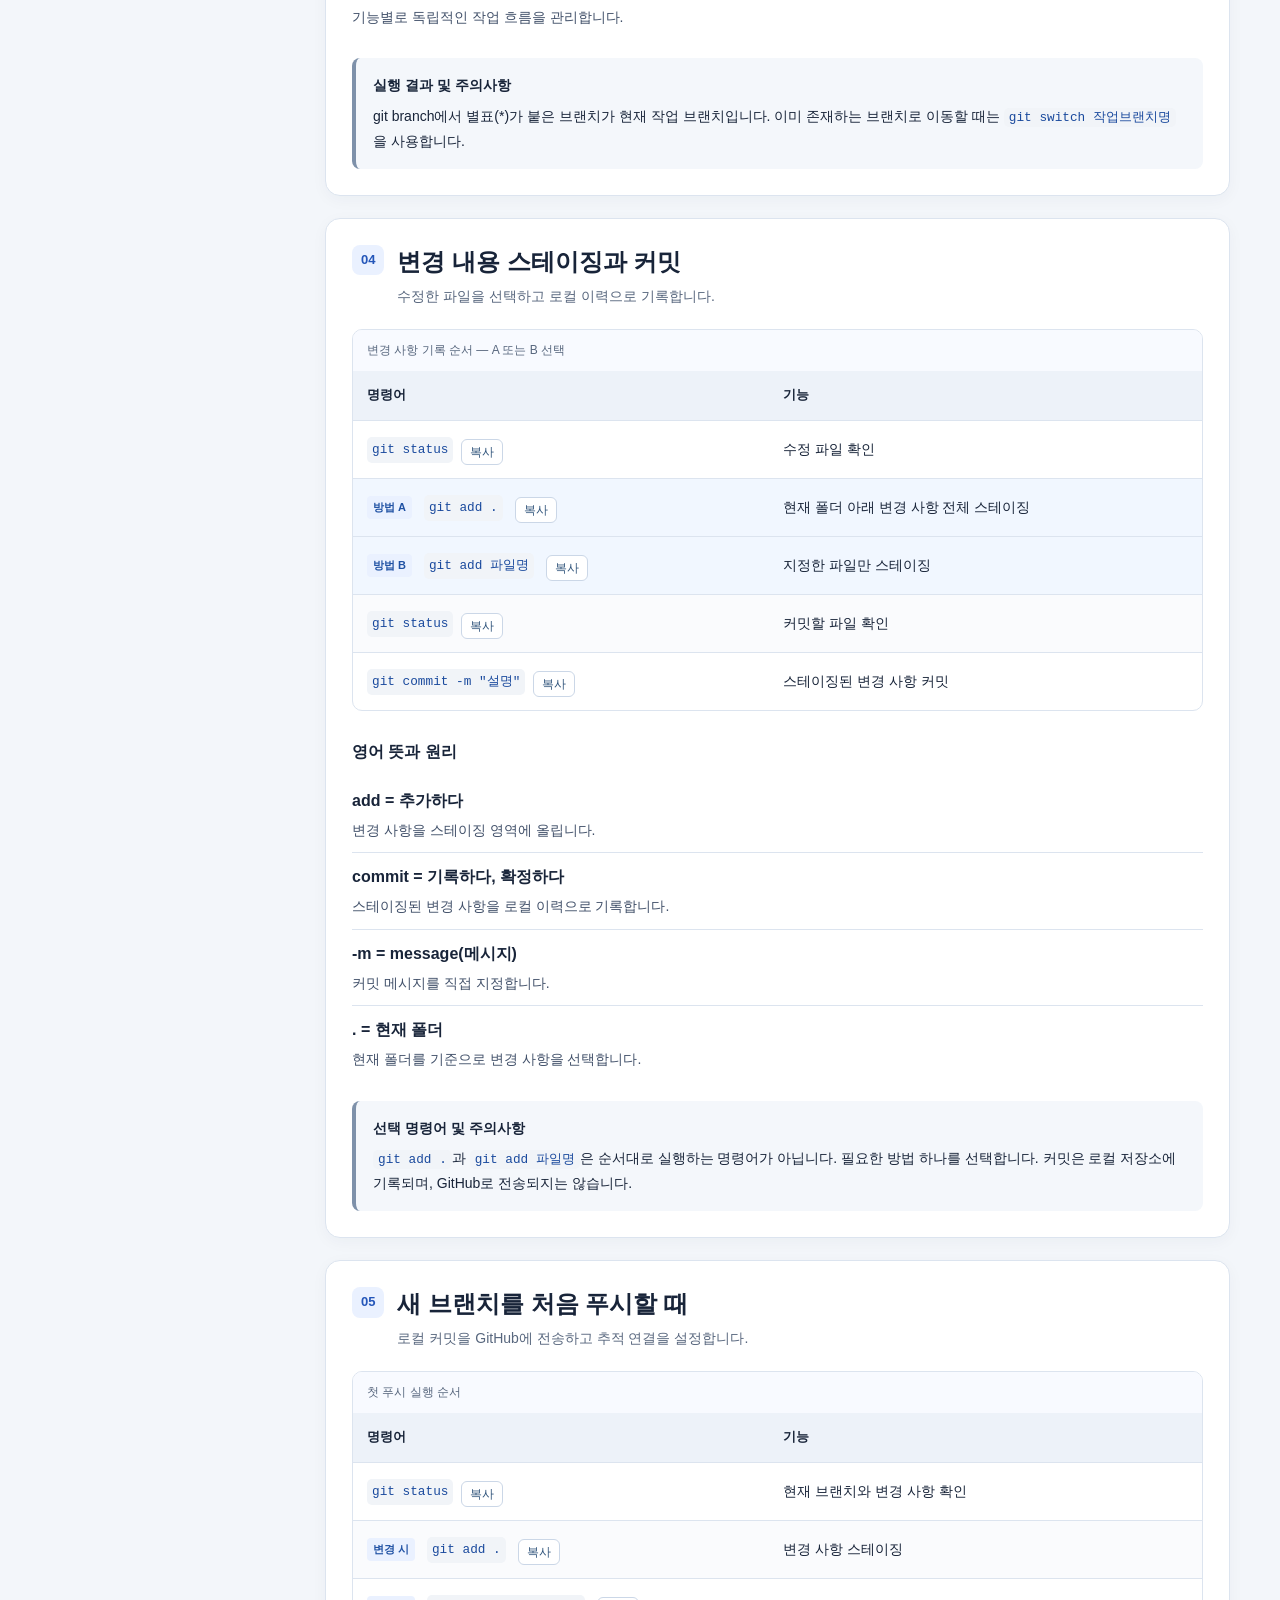
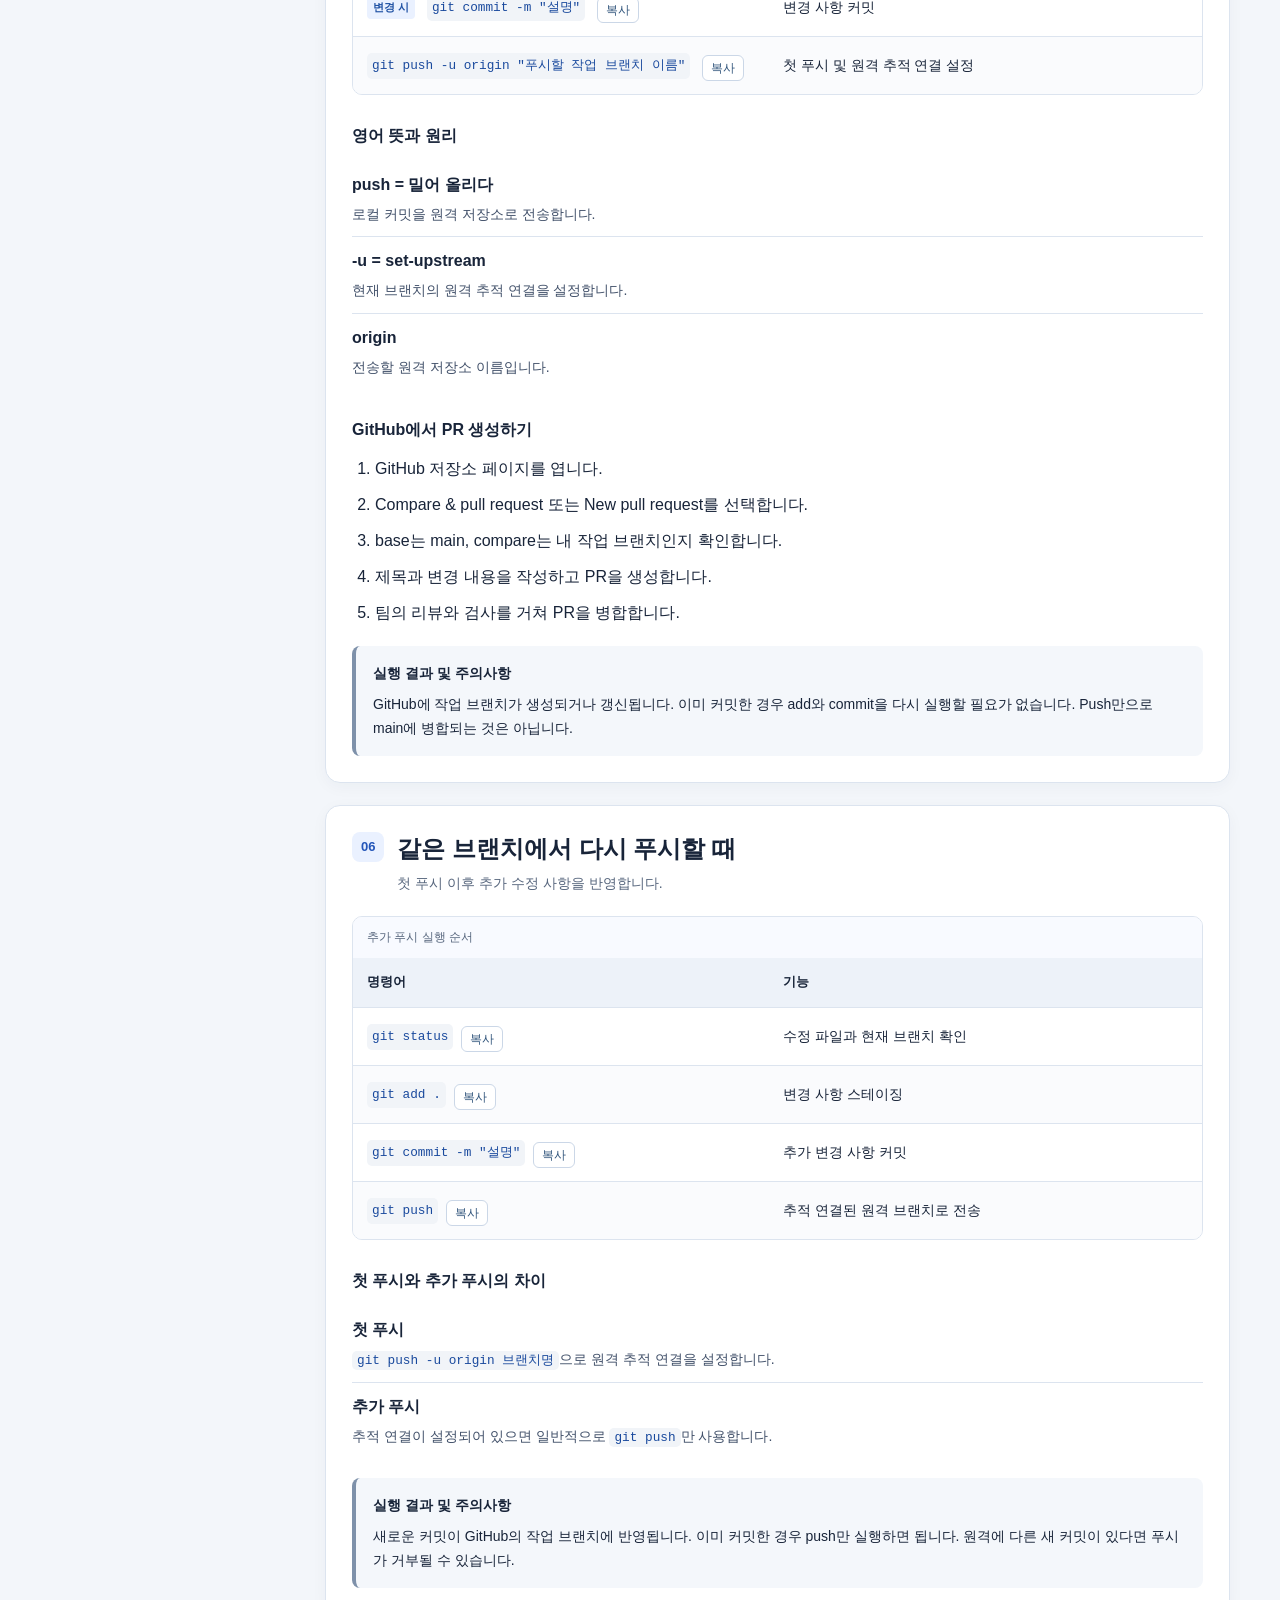
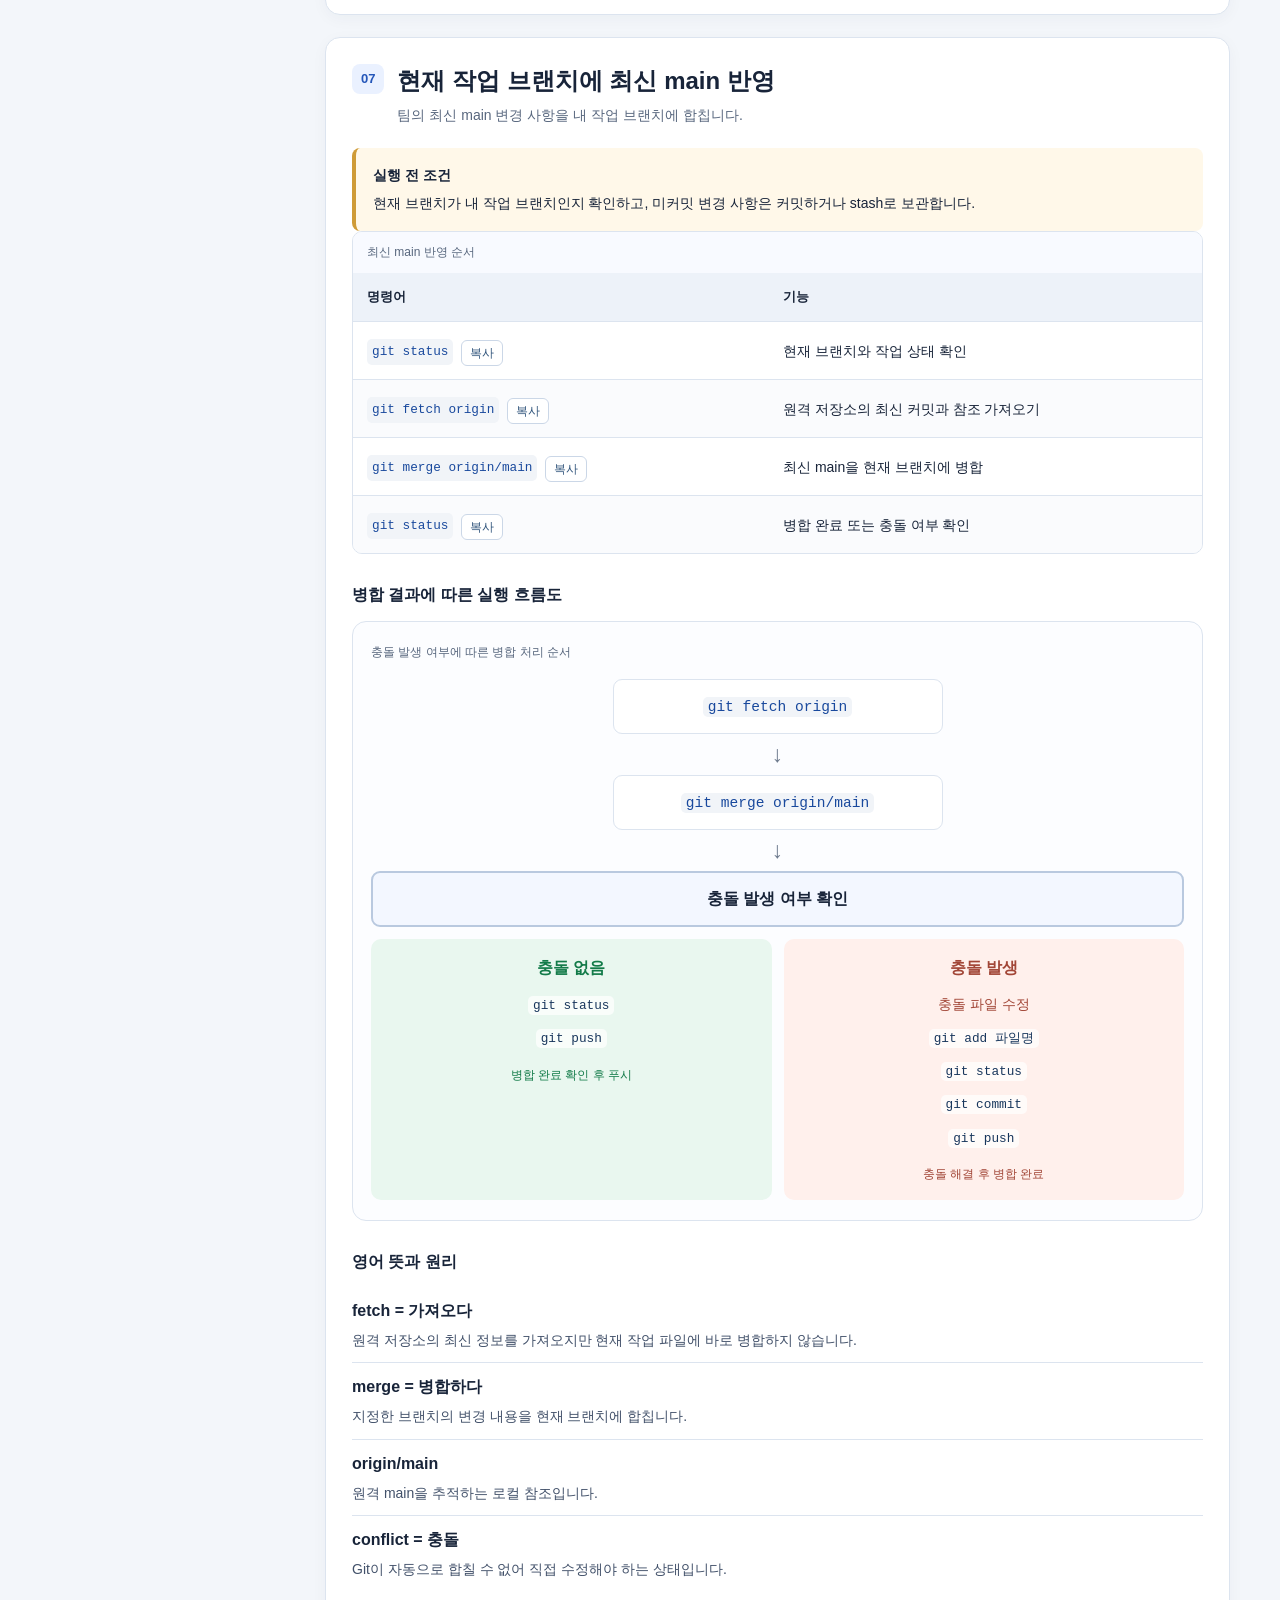
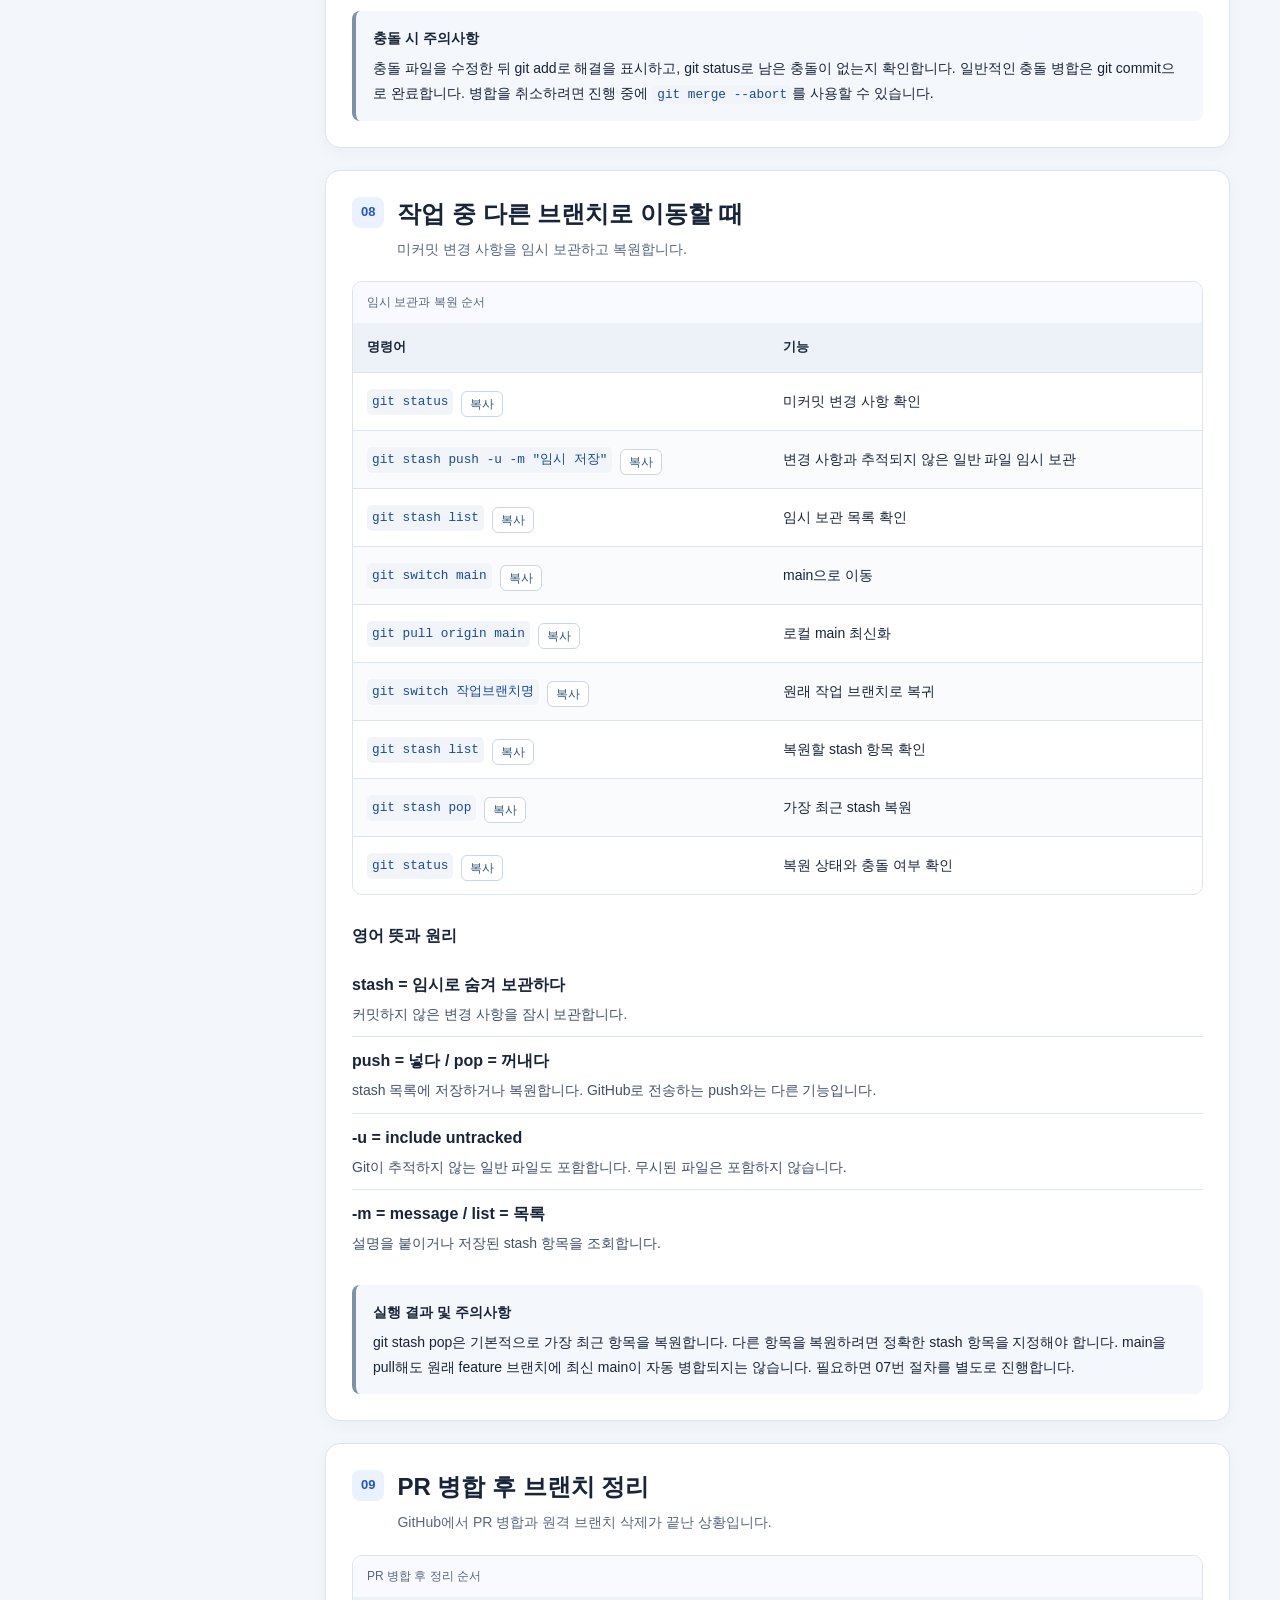
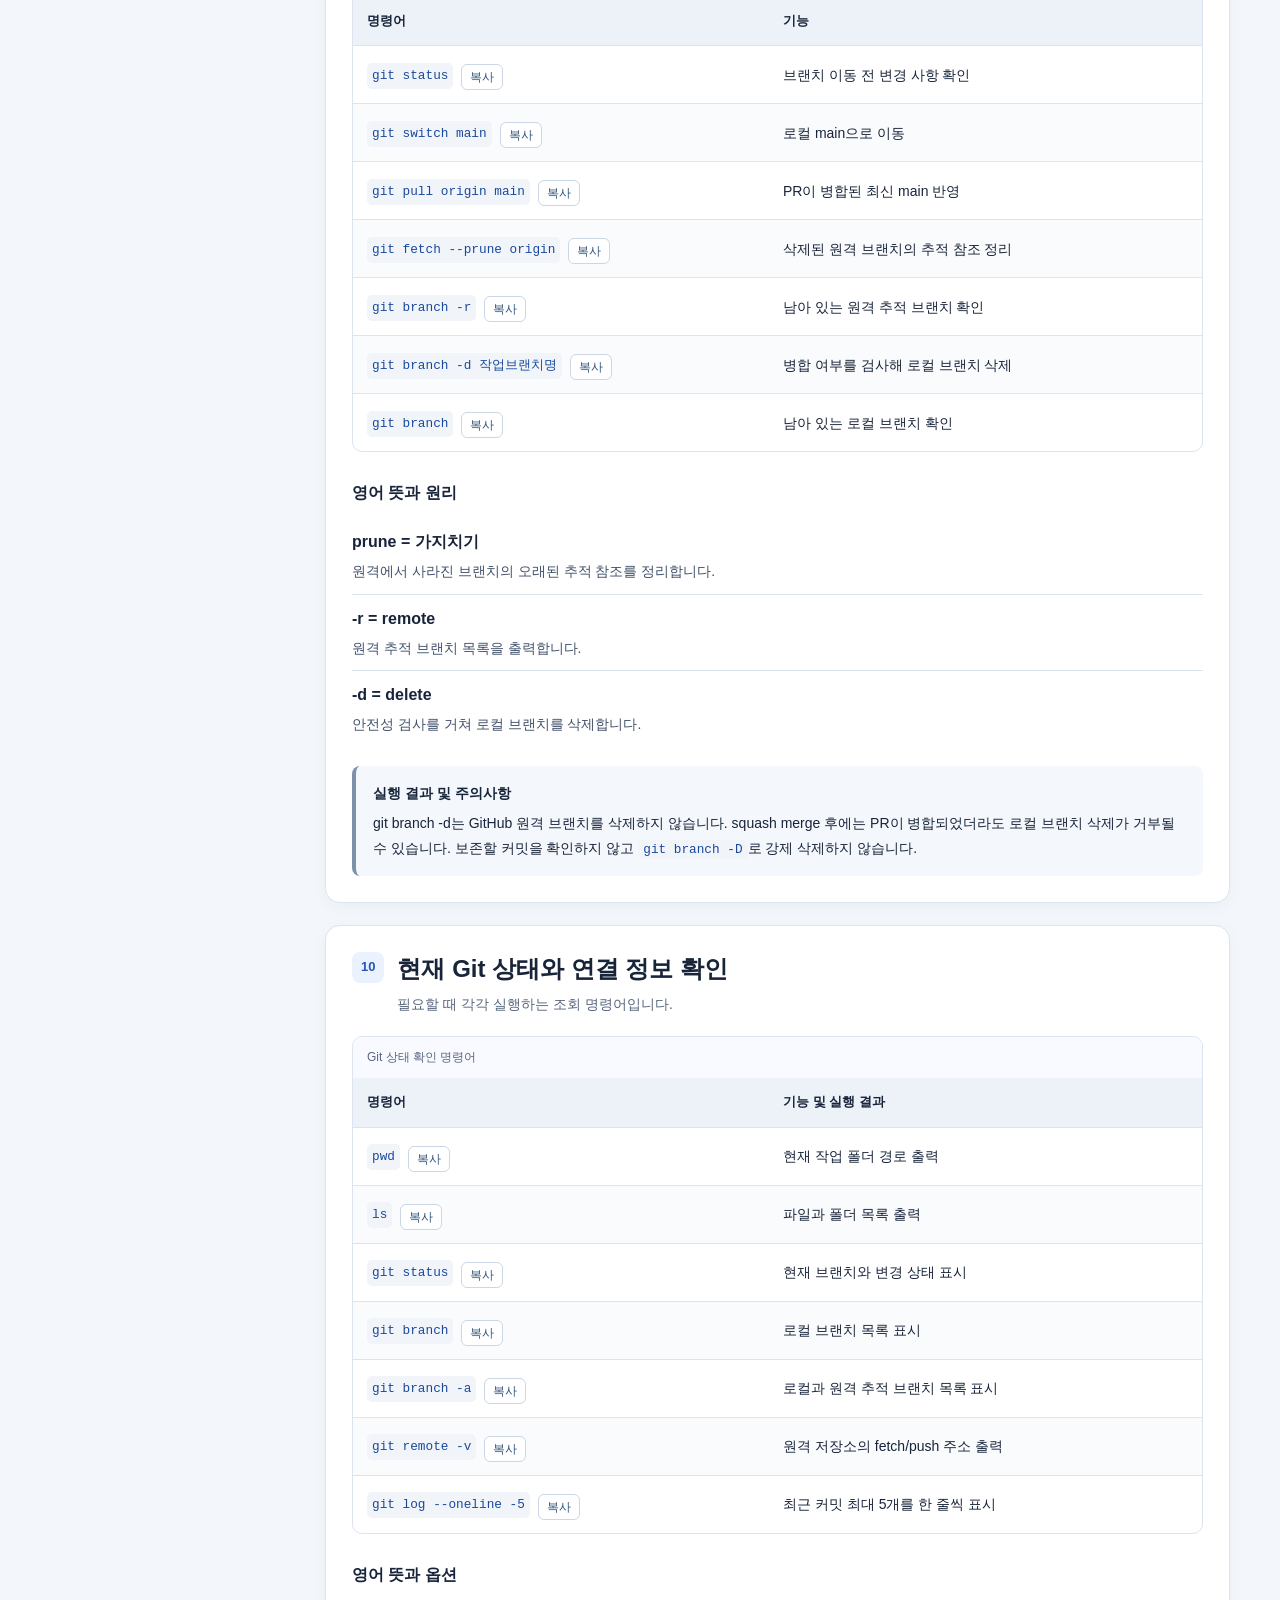
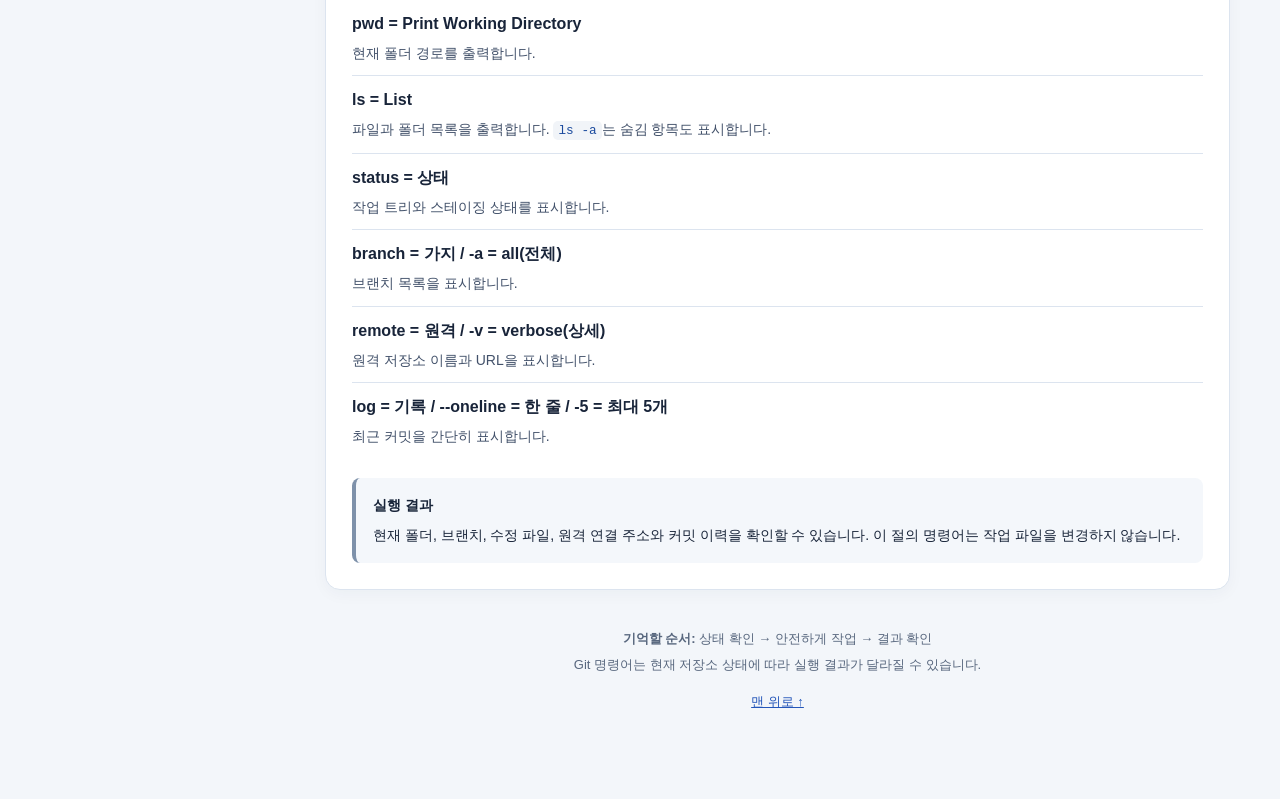
<file: git-index.html>
<!doctype html>
<html lang="ko">
  <head>
    <meta charset="UTF-8" />
    <meta name="viewport" content="width=device-width, initial-scale=1.0" />
    <meta
      name="description"
      content="Git Bash와 GitHub 팀 프로젝트를 위한 상황별 Git 명령어 실습 노트"
    />
    <title>실무 Git 작업 노트</title>
    <link rel="stylesheet" href="git-notes.css" />
  </head>
  <body>
    <a class="skip" href="#main-content">본문 바로가기</a>

    <header class="site-header">
      <div class="shell">
        <p class="eyebrow">MY DEV NOTE · GIT / GITHUB</p>
        <h1>실무 Git 작업 노트</h1>
        <p class="intro">
          상황을 선택하고 명령어를 순서대로 확인하세요. 영어 뜻 · 기능 · 실행
          결과 · 주의사항까지 정리했습니다.
        </p>

        <div class="quickline" aria-label="Git 작업 순서">
          <span>상태 확인</span>

          <svg viewBox="0 0 24 24" aria-hidden="true">
            <path d="M4 12H20M14 6L20 12L14 18" />
          </svg>

          <span>브랜치 이동</span>

          <svg viewBox="0 0 24 24" aria-hidden="true">
            <path d="M4 12H20M14 6L20 12L14 18" />
          </svg>

          <span>수정</span>

          <svg viewBox="0 0 24 24" aria-hidden="true">
            <path d="M4 12H20M14 6L20 12L14 18" />
          </svg>

          <span>스테이징</span>

          <svg viewBox="0 0 24 24" aria-hidden="true">
            <path d="M4 12H20M14 6L20 12L14 18" />
          </svg>

          <span>커밋</span>

          <svg viewBox="0 0 24 24" aria-hidden="true">
            <path d="M4 12H20M14 6L20 12L14 18" />
          </svg>

          <span>푸시</span>

          <svg viewBox="0 0 24 24" aria-hidden="true">
            <path d="M4 12H20M14 6L20 12L14 18" />
          </svg>

          <span>PR</span>
        </div>
      </div>
    </header>

    <div class="shell layout">
      <!-- 빠른 목차 -->
      <nav class="toc" aria-label="상황별 목차">
        <h2>빠른 목차</h2>
        <ol>
          <li><a href="#concepts">Git과 GitHub 개념</a></li>
          <li><a href="#clone">프로젝트 처음 내려받기</a></li>
          <li><a href="#branch">main 최신화 후 브랜치 생성</a></li>
          <li><a href="#commit">스테이징과 커밋</a></li>
          <li><a href="#first-push">처음 푸시</a></li>
          <li><a href="#next-push">추가 푸시</a></li>
          <li><a href="#merge">작업 브랜치에 main 반영</a></li>
          <li><a href="#stash">작업 임시 보관과 복원</a></li>
          <li><a href="#prune">PR 병합 후 브랜치 정리</a></li>
          <li><a href="#inspect">상태와 연결 정보 확인</a></li>
        </ol>
        <p class="toc-hint">
          명령어 옆의 복사 버튼을 누르면 해당 명령어가 복사됩니다.
        </p>
      </nav>

      <main id="main-content" class="content">
        <div class="notice">
          <strong>실습 전 확인</strong>
          <p>
            Windows Git Bash, 원격 저장소 이름
            <code>origin</code>, 기본 브랜치 <code>main</code>을 기준으로
            작성했습니다. <code>저장소URL</code>, <code>파일명</code>,
            <code>작업브랜치명</code>은 실제 값으로 바꾸세요.
          </p>
        </div>

        <!-- 01. 기본 개념 -->
        <section id="concepts" class="panel concepts">
          <div class="section-head">
            <span class="number">01</span>
            <div>
              <h2>Git과 GitHub 개념</h2>
              <p>작업 전에 알아야 할 기본 용어입니다.</p>
            </div>
          </div>

          <dl class="definitions">
            <div>
              <dt>Git</dt>
              <dd>
                파일 변경 이력을 기록하는 분산 버전 관리 도구입니다. 커밋과
                브랜치를 관리합니다.
              </dd>
            </div>
            <div>
              <dt>GitHub</dt>
              <dd>
                Git 저장소를 온라인에서 공유하고 Pull Request(PR)로
                검토·병합하는 협업 서비스입니다.
              </dd>
            </div>
            <div>
              <dt>origin</dt>
              <dd>
                원격 저장소의 별명입니다. 보통 GitHub 저장소를 가리킵니다.
              </dd>
            </div>
            <div>
              <dt>main</dt>
              <dd>팀에서 통합된 코드를 관리하는 기준 브랜치입니다.</dd>
            </div>
            <div>
              <dt>origin/main</dt>
              <dd>
                마지막 fetch 등으로 갱신한 원격 main의 로컬 추적 참조입니다.
              </dd>
            </div>
            <div>
              <dt>Local / Remote</dt>
              <dd>
                Local은 내 컴퓨터의 저장소, Remote는 GitHub 같은 원격
                저장소입니다.
              </dd>
            </div>
            <div>
              <dt>feature/브랜치명</dt>
              <dd>
                특정 기능을 작업하는 브랜치입니다. 예:
                <code>feature/main-header</code>
              </dd>
            </div>
            <div>
              <dt>Working Tree / Staging / Commit</dt>
              <dd>
                파일 수정 → 커밋 대상 선택 → 로컬 변경 이력 기록의 세
                단계입니다.
              </dd>
            </div>
          </dl>
        </section>

        <!-- 02. 프로젝트 처음 내려받기 -->
        <section id="clone" class="panel clone">
          <div class="section-head">
            <span class="number">02</span>
            <div>
              <h2>GitHub 프로젝트 처음 내려받기</h2>
              <p>원격 저장소를 내 컴퓨터로 처음 복제합니다.</p>
            </div>
          </div>

          <div class="table-scroll">
            <table>
              <caption>
                프로젝트 복제 실행 순서
              </caption>
              <thead>
                <tr>
                  <th scope="col">명령어</th>
                  <th scope="col">기능</th>
                </tr>
              </thead>
              <tbody>
                <tr>
                  <td><code>cd /c/workspace</code></td>
                  <td>프로젝트를 저장할 폴더로 이동</td>
                </tr>
                <tr>
                  <td><code>git clone 저장소URL</code></td>
                  <td>GitHub 저장소와 커밋 이력 복제</td>
                </tr>
                <tr>
                  <td><code>cd 저장소명</code></td>
                  <td>복제된 프로젝트 폴더로 이동</td>
                </tr>
                <tr>
                  <td><code>git status</code></td>
                  <td>현재 브랜치와 변경 상태 확인</td>
                </tr>
                <tr>
                  <td><code>git remote -v</code></td>
                  <td>원격 저장소 주소 확인</td>
                </tr>
              </tbody>
            </table>
          </div>

          <h3>영어 뜻과 원리</h3>
          <dl class="definitions compact">
            <div>
              <dt>cd = Change Directory</dt>
              <dd>현재 작업 폴더를 변경합니다.</dd>
            </div>
            <div>
              <dt>clone = 복제하다</dt>
              <dd>저장소의 파일과 커밋 이력을 복제합니다.</dd>
            </div>
            <div>
              <dt>remote = 원격 / -v = verbose(상세)</dt>
              <dd>등록된 원격 저장소 이름과 URL을 출력합니다.</dd>
            </div>
          </dl>

          <div class="tip">
            <strong>실행 결과 및 주의사항</strong>
            <p>
              프로젝트 폴더와 .git 저장소가 생성되고, 일반적으로 origin도 자동
              등록됩니다. 복제한 저장소에서 git init이나 git remote add origin을
              다시 실행할 필요는 없습니다.
            </p>
          </div>
        </section>

        <!-- 03. 브랜치 생성 -->
        <section id="branch" class="panel branch">
          <div class="section-head">
            <span class="number">03</span>
            <div>
              <h2>main 최신화 후 새 작업 브랜치 생성</h2>
              <p>최신 main을 기준으로 새 작업을 시작합니다.</p>
            </div>
          </div>

          <div class="precondition">
            <strong>실행 전 조건</strong>
            <span>커밋하지 않은 변경 사항을 먼저 정리합니다.</span>
          </div>

          <div class="table-scroll">
            <table>
              <caption>
                새 브랜치 생성 실행 순서
              </caption>
              <thead>
                <tr>
                  <th scope="col">명령어</th>
                  <th scope="col">기능</th>
                </tr>
              </thead>
              <tbody>
                <tr>
                  <td><code>git status</code></td>
                  <td>변경 사항과 현재 브랜치 확인</td>
                </tr>
                <tr>
                  <td><code>git switch main</code></td>
                  <td>로컬 main으로 이동</td>
                </tr>
                <tr>
                  <td><code>git pull origin main</code></td>
                  <td>원격 main의 최신 코드 반영</td>
                </tr>
                <tr>
                  <td><code>git switch -c feature/main-header</code></td>
                  <td>새 작업 브랜치 생성 후 이동</td>
                </tr>
                <tr>
                  <td><code>git branch</code></td>
                  <td>현재 브랜치 확인</td>
                </tr>
              </tbody>
            </table>
          </div>

          <h3>영어 뜻과 원리</h3>
          <dl class="definitions compact">
            <div>
              <dt>switch = 전환하다</dt>
              <dd>현재 브랜치를 변경합니다.</dd>
            </div>
            <div>
              <dt>-c = create(생성)</dt>
              <dd>새 브랜치를 생성합니다.</dd>
            </div>
            <div>
              <dt>pull = 끌어오다</dt>
              <dd>원격 변경 내용을 가져와 현재 브랜치에 통합합니다.</dd>
            </div>
            <div>
              <dt>branch = 가지</dt>
              <dd>기능별로 독립적인 작업 흐름을 관리합니다.</dd>
            </div>
          </dl>

          <div class="tip">
            <strong>실행 결과 및 주의사항</strong>
            <p>
              git branch에서 별표(*)가 붙은 브랜치가 현재 작업 브랜치입니다.
              이미 존재하는 브랜치로 이동할 때는
              <code>git switch 작업브랜치명</code>을 사용합니다.
            </p>
          </div>
        </section>

        <!-- 04. 스테이징과 커밋 -->
        <section id="commit" class="panel commit">
          <div class="section-head">
            <span class="number">04</span>
            <div>
              <h2>변경 내용 스테이징과 커밋</h2>
              <p>수정한 파일을 선택하고 로컬 이력으로 기록합니다.</p>
            </div>
          </div>

          <div class="table-scroll">
            <table>
              <caption>
                변경 사항 기록 순서 — A 또는 B 선택
              </caption>
              <thead>
                <tr>
                  <th scope="col">명령어</th>
                  <th scope="col">기능</th>
                </tr>
              </thead>
              <tbody>
                <tr>
                  <td><code>git status</code></td>
                  <td>수정 파일 확인</td>
                </tr>
                <tr class="choice">
                  <td>
                    <span class="chip">방법 A</span>
                    <code>git add .</code>
                  </td>
                  <td>현재 폴더 아래 변경 사항 전체 스테이징</td>
                </tr>
                <tr class="choice">
                  <td>
                    <span class="chip">방법 B</span>
                    <code>git add 파일명</code>
                  </td>
                  <td>지정한 파일만 스테이징</td>
                </tr>
                <tr>
                  <td><code>git status</code></td>
                  <td>커밋할 파일 확인</td>
                </tr>
                <tr>
                  <td><code>git commit -m "설명"</code></td>
                  <td>스테이징된 변경 사항 커밋</td>
                </tr>
              </tbody>
            </table>
          </div>

          <h3>영어 뜻과 원리</h3>
          <dl class="definitions compact">
            <div>
              <dt>add = 추가하다</dt>
              <dd>변경 사항을 스테이징 영역에 올립니다.</dd>
            </div>
            <div>
              <dt>commit = 기록하다, 확정하다</dt>
              <dd>스테이징된 변경 사항을 로컬 이력으로 기록합니다.</dd>
            </div>
            <div>
              <dt>-m = message(메시지)</dt>
              <dd>커밋 메시지를 직접 지정합니다.</dd>
            </div>
            <div>
              <dt>. = 현재 폴더</dt>
              <dd>현재 폴더를 기준으로 변경 사항을 선택합니다.</dd>
            </div>
          </dl>

          <div class="tip">
            <strong>선택 명령어 및 주의사항</strong>
            <p>
              <code>git add .</code>과 <code>git add 파일명</code>은 순서대로
              실행하는 명령어가 아닙니다. 필요한 방법 하나를 선택합니다. 커밋은
              로컬 저장소에 기록되며, GitHub로 전송되지는 않습니다.
            </p>
          </div>
        </section>

        <!-- 05. 첫 푸시 -->
        <section id="first-push" class="panel push">
          <div class="section-head">
            <span class="number">05</span>
            <div>
              <h2>새 브랜치를 처음 푸시할 때</h2>
              <p>로컬 커밋을 GitHub에 전송하고 추적 연결을 설정합니다.</p>
            </div>
          </div>

          <div class="table-scroll">
            <table>
              <caption>
                첫 푸시 실행 순서
              </caption>
              <thead>
                <tr>
                  <th scope="col">명령어</th>
                  <th scope="col">기능</th>
                </tr>
              </thead>
              <tbody>
                <tr>
                  <td><code>git status</code></td>
                  <td>현재 브랜치와 변경 사항 확인</td>
                </tr>
                <tr>
                  <td>
                    <span class="chip">변경 시</span>
                    <code>git add .</code>
                  </td>
                  <td>변경 사항 스테이징</td>
                </tr>
                <tr>
                  <td>
                    <span class="chip">변경 시</span>
                    <code>git commit -m "설명"</code>
                  </td>
                  <td>변경 사항 커밋</td>
                </tr>
                <tr>
                  <td>
                    <code>git push -u origin "푸시할 작업 브랜치 이름"</code>
                  </td>
                  <td>첫 푸시 및 원격 추적 연결 설정</td>
                </tr>
              </tbody>
            </table>
          </div>

          <h3>영어 뜻과 원리</h3>
          <dl class="definitions compact">
            <div>
              <dt>push = 밀어 올리다</dt>
              <dd>로컬 커밋을 원격 저장소로 전송합니다.</dd>
            </div>
            <div>
              <dt>-u = set-upstream</dt>
              <dd>현재 브랜치의 원격 추적 연결을 설정합니다.</dd>
            </div>
            <div>
              <dt>origin</dt>
              <dd>전송할 원격 저장소 이름입니다.</dd>
            </div>
          </dl>

          <h3>GitHub에서 PR 생성하기</h3>
          <ol class="steps">
            <li>GitHub 저장소 페이지를 엽니다.</li>
            <li>
              Compare &amp; pull request 또는 New pull request를 선택합니다.
            </li>
            <li>base는 main, compare는 내 작업 브랜치인지 확인합니다.</li>
            <li>제목과 변경 내용을 작성하고 PR을 생성합니다.</li>
            <li>팀의 리뷰와 검사를 거쳐 PR을 병합합니다.</li>
          </ol>

          <div class="tip">
            <strong>실행 결과 및 주의사항</strong>
            <p>
              GitHub에 작업 브랜치가 생성되거나 갱신됩니다. 이미 커밋한 경우
              add와 commit을 다시 실행할 필요가 없습니다. Push만으로 main에
              병합되는 것은 아닙니다.
            </p>
          </div>
        </section>

        <!-- 06. 추가 푸시 -->
        <section id="next-push" class="panel push-again">
          <div class="section-head">
            <span class="number">06</span>
            <div>
              <h2>같은 브랜치에서 다시 푸시할 때</h2>
              <p>첫 푸시 이후 추가 수정 사항을 반영합니다.</p>
            </div>
          </div>

          <div class="table-scroll">
            <table>
              <caption>
                추가 푸시 실행 순서
              </caption>
              <thead>
                <tr>
                  <th scope="col">명령어</th>
                  <th scope="col">기능</th>
                </tr>
              </thead>
              <tbody>
                <tr>
                  <td><code>git status</code></td>
                  <td>수정 파일과 현재 브랜치 확인</td>
                </tr>
                <tr>
                  <td><code>git add .</code></td>
                  <td>변경 사항 스테이징</td>
                </tr>
                <tr>
                  <td><code>git commit -m "설명"</code></td>
                  <td>추가 변경 사항 커밋</td>
                </tr>
                <tr>
                  <td><code>git push</code></td>
                  <td>추적 연결된 원격 브랜치로 전송</td>
                </tr>
              </tbody>
            </table>
          </div>

          <h3>첫 푸시와 추가 푸시의 차이</h3>
          <dl class="definitions compact">
            <div>
              <dt>첫 푸시</dt>
              <dd>
                <code>git push -u origin 브랜치명</code>으로 원격 추적 연결을
                설정합니다.
              </dd>
            </div>
            <div>
              <dt>추가 푸시</dt>
              <dd>
                추적 연결이 설정되어 있으면 일반적으로 <code>git push</code>만
                사용합니다.
              </dd>
            </div>
          </dl>

          <div class="tip">
            <strong>실행 결과 및 주의사항</strong>
            <p>
              새로운 커밋이 GitHub의 작업 브랜치에 반영됩니다. 이미 커밋한 경우
              push만 실행하면 됩니다. 원격에 다른 새 커밋이 있다면 푸시가 거부될
              수 있습니다.
            </p>
          </div>
        </section>

        <!-- 07. 최신 main 병합 -->
        <section id="merge" class="panel merge">
          <div class="section-head">
            <span class="number">07</span>
            <div>
              <h2>현재 작업 브랜치에 최신 main 반영</h2>
              <p>팀의 최신 main 변경 사항을 내 작업 브랜치에 합칩니다.</p>
            </div>
          </div>

          <div class="precondition">
            <strong>실행 전 조건</strong>
            <span>
              현재 브랜치가 내 작업 브랜치인지 확인하고, 미커밋 변경 사항은
              커밋하거나 stash로 보관합니다.
            </span>
          </div>

          <div class="table-scroll">
            <table>
              <caption>
                최신 main 반영 순서
              </caption>
              <thead>
                <tr>
                  <th scope="col">명령어</th>
                  <th scope="col">기능</th>
                </tr>
              </thead>
              <tbody>
                <tr>
                  <td><code>git status</code></td>
                  <td>현재 브랜치와 작업 상태 확인</td>
                </tr>
                <tr>
                  <td><code>git fetch origin</code></td>
                  <td>원격 저장소의 최신 커밋과 참조 가져오기</td>
                </tr>
                <tr>
                  <td><code>git merge origin/main</code></td>
                  <td>최신 main을 현재 브랜치에 병합</td>
                </tr>
                <tr>
                  <td><code>git status</code></td>
                  <td>병합 완료 또는 충돌 여부 확인</td>
                </tr>
              </tbody>
            </table>
          </div>

          <!-- 병합 흐름도 -->
          <h3>병합 결과에 따른 실행 흐름도</h3>

          <figure class="merge-flow" aria-labelledby="merge-flow-title">
            <figcaption id="merge-flow-title">
              충돌 발생 여부에 따른 병합 처리 순서
            </figcaption>

            <div class="flow-node">
              <code>git fetch origin</code>
            </div>

            <div class="flow-arrow" aria-hidden="true">↓</div>

            <div class="flow-node">
              <code>git merge origin/main</code>
            </div>

            <div class="flow-arrow" aria-hidden="true">↓</div>

            <div class="flow-decision">충돌 발생 여부 확인</div>

            <div class="flow-columns">
              <div class="flow-path success">
                <h4>충돌 없음</h4>
                <p><code>git status</code></p>
                <p><code>git push</code></p>
                <small>병합 완료 확인 후 푸시</small>
              </div>

              <div class="flow-path conflict">
                <h4>충돌 발생</h4>
                <p>충돌 파일 수정</p>
                <p><code>git add 파일명</code></p>
                <p><code>git status</code></p>
                <p><code>git commit</code></p>
                <p><code>git push</code></p>
                <small>충돌 해결 후 병합 완료</small>
              </div>
            </div>
          </figure>

          <h3>영어 뜻과 원리</h3>
          <dl class="definitions compact">
            <div>
              <dt>fetch = 가져오다</dt>
              <dd>
                원격 저장소의 최신 정보를 가져오지만 현재 작업 파일에 바로
                병합하지 않습니다.
              </dd>
            </div>
            <div>
              <dt>merge = 병합하다</dt>
              <dd>지정한 브랜치의 변경 내용을 현재 브랜치에 합칩니다.</dd>
            </div>
            <div>
              <dt>origin/main</dt>
              <dd>원격 main을 추적하는 로컬 참조입니다.</dd>
            </div>
            <div>
              <dt>conflict = 충돌</dt>
              <dd>
                Git이 자동으로 합칠 수 없어 직접 수정해야 하는 상태입니다.
              </dd>
            </div>
          </dl>

          <div class="tip">
            <strong>충돌 시 주의사항</strong>
            <p>
              충돌 파일을 수정한 뒤 git add로 해결을 표시하고, git status로 남은
              충돌이 없는지 확인합니다. 일반적인 충돌 병합은 git commit으로
              완료합니다. 병합을 취소하려면 진행 중에
              <code>git merge --abort</code>를 사용할 수 있습니다.
            </p>
          </div>
        </section>

        <!-- 08. stash -->
        <section id="stash" class="panel pop">
          <div class="section-head">
            <span class="number">08</span>
            <div>
              <h2>작업 중 다른 브랜치로 이동할 때</h2>
              <p>미커밋 변경 사항을 임시 보관하고 복원합니다.</p>
            </div>
          </div>

          <div class="table-scroll">
            <table>
              <caption>
                임시 보관과 복원 순서
              </caption>
              <thead>
                <tr>
                  <th scope="col">명령어</th>
                  <th scope="col">기능</th>
                </tr>
              </thead>
              <tbody>
                <tr>
                  <td><code>git status</code></td>
                  <td>미커밋 변경 사항 확인</td>
                </tr>
                <tr>
                  <td><code>git stash push -u -m "임시 저장"</code></td>
                  <td>변경 사항과 추적되지 않은 일반 파일 임시 보관</td>
                </tr>
                <tr>
                  <td><code>git stash list</code></td>
                  <td>임시 보관 목록 확인</td>
                </tr>
                <tr>
                  <td><code>git switch main</code></td>
                  <td>main으로 이동</td>
                </tr>
                <tr>
                  <td><code>git pull origin main</code></td>
                  <td>로컬 main 최신화</td>
                </tr>
                <tr>
                  <td><code>git switch 작업브랜치명</code></td>
                  <td>원래 작업 브랜치로 복귀</td>
                </tr>
                <tr>
                  <td><code>git stash list</code></td>
                  <td>복원할 stash 항목 확인</td>
                </tr>
                <tr>
                  <td><code>git stash pop</code></td>
                  <td>가장 최근 stash 복원</td>
                </tr>
                <tr>
                  <td><code>git status</code></td>
                  <td>복원 상태와 충돌 여부 확인</td>
                </tr>
              </tbody>
            </table>
          </div>

          <h3>영어 뜻과 원리</h3>
          <dl class="definitions compact">
            <div>
              <dt>stash = 임시로 숨겨 보관하다</dt>
              <dd>커밋하지 않은 변경 사항을 잠시 보관합니다.</dd>
            </div>
            <div>
              <dt>push = 넣다 / pop = 꺼내다</dt>
              <dd>
                stash 목록에 저장하거나 복원합니다. GitHub로 전송하는 push와는
                다른 기능입니다.
              </dd>
            </div>
            <div>
              <dt>-u = include untracked</dt>
              <dd>
                Git이 추적하지 않는 일반 파일도 포함합니다. 무시된 파일은
                포함하지 않습니다.
              </dd>
            </div>
            <div>
              <dt>-m = message / list = 목록</dt>
              <dd>설명을 붙이거나 저장된 stash 항목을 조회합니다.</dd>
            </div>
          </dl>

          <div class="tip">
            <strong>실행 결과 및 주의사항</strong>
            <p>
              git stash pop은 기본적으로 가장 최근 항목을 복원합니다. 다른
              항목을 복원하려면 정확한 stash 항목을 지정해야 합니다. main을
              pull해도 원래 feature 브랜치에 최신 main이 자동 병합되지는
              않습니다. 필요하면 07번 절차를 별도로 진행합니다.
            </p>
          </div>
        </section>

        <!-- 09. PR 병합 후 정리 -->
        <section id="prune" class="panel prune">
          <div class="section-head">
            <span class="number">09</span>
            <div>
              <h2>PR 병합 후 브랜치 정리</h2>
              <p>GitHub에서 PR 병합과 원격 브랜치 삭제가 끝난 상황입니다.</p>
            </div>
          </div>

          <div class="table-scroll">
            <table>
              <caption>
                PR 병합 후 정리 순서
              </caption>
              <thead>
                <tr>
                  <th scope="col">명령어</th>
                  <th scope="col">기능</th>
                </tr>
              </thead>
              <tbody>
                <tr>
                  <td><code>git status</code></td>
                  <td>브랜치 이동 전 변경 사항 확인</td>
                </tr>
                <tr>
                  <td><code>git switch main</code></td>
                  <td>로컬 main으로 이동</td>
                </tr>
                <tr>
                  <td><code>git pull origin main</code></td>
                  <td>PR이 병합된 최신 main 반영</td>
                </tr>
                <tr>
                  <td><code>git fetch --prune origin</code></td>
                  <td>삭제된 원격 브랜치의 추적 참조 정리</td>
                </tr>
                <tr>
                  <td><code>git branch -r</code></td>
                  <td>남아 있는 원격 추적 브랜치 확인</td>
                </tr>
                <tr>
                  <td><code>git branch -d 작업브랜치명</code></td>
                  <td>병합 여부를 검사해 로컬 브랜치 삭제</td>
                </tr>
                <tr>
                  <td><code>git branch</code></td>
                  <td>남아 있는 로컬 브랜치 확인</td>
                </tr>
              </tbody>
            </table>
          </div>

          <h3>영어 뜻과 원리</h3>
          <dl class="definitions compact">
            <div>
              <dt>prune = 가지치기</dt>
              <dd>원격에서 사라진 브랜치의 오래된 추적 참조를 정리합니다.</dd>
            </div>
            <div>
              <dt>-r = remote</dt>
              <dd>원격 추적 브랜치 목록을 출력합니다.</dd>
            </div>
            <div>
              <dt>-d = delete</dt>
              <dd>안전성 검사를 거쳐 로컬 브랜치를 삭제합니다.</dd>
            </div>
          </dl>

          <div class="tip">
            <strong>실행 결과 및 주의사항</strong>
            <p>
              git branch -d는 GitHub 원격 브랜치를 삭제하지 않습니다. squash
              merge 후에는 PR이 병합되었더라도 로컬 브랜치 삭제가 거부될 수
              있습니다. 보존할 커밋을 확인하지 않고
              <code>git branch -D</code>로 강제 삭제하지 않습니다.
            </p>
          </div>
        </section>

        <!-- 10. 상태 확인 -->
        <section id="inspect" class="panel remote-v">
          <div class="section-head">
            <span class="number">10</span>
            <div>
              <h2>현재 Git 상태와 연결 정보 확인</h2>
              <p>필요할 때 각각 실행하는 조회 명령어입니다.</p>
            </div>
          </div>

          <div class="table-scroll">
            <table>
              <caption>
                Git 상태 확인 명령어
              </caption>
              <thead>
                <tr>
                  <th scope="col">명령어</th>
                  <th scope="col">기능 및 실행 결과</th>
                </tr>
              </thead>
              <tbody>
                <tr>
                  <td><code>pwd</code></td>
                  <td>현재 작업 폴더 경로 출력</td>
                </tr>
                <tr>
                  <td><code>ls</code></td>
                  <td>파일과 폴더 목록 출력</td>
                </tr>
                <tr>
                  <td><code>git status</code></td>
                  <td>현재 브랜치와 변경 상태 표시</td>
                </tr>
                <tr>
                  <td><code>git branch</code></td>
                  <td>로컬 브랜치 목록 표시</td>
                </tr>
                <tr>
                  <td><code>git branch -a</code></td>
                  <td>로컬과 원격 추적 브랜치 목록 표시</td>
                </tr>
                <tr>
                  <td><code>git remote -v</code></td>
                  <td>원격 저장소의 fetch/push 주소 출력</td>
                </tr>
                <tr>
                  <td><code>git log --oneline -5</code></td>
                  <td>최근 커밋 최대 5개를 한 줄씩 표시</td>
                </tr>
              </tbody>
            </table>
          </div>

          <h3>영어 뜻과 옵션</h3>
          <dl class="definitions compact">
            <div>
              <dt>pwd = Print Working Directory</dt>
              <dd>현재 폴더 경로를 출력합니다.</dd>
            </div>
            <div>
              <dt>ls = List</dt>
              <dd>
                파일과 폴더 목록을 출력합니다.
                <code>ls -a</code>는 숨김 항목도 표시합니다.
              </dd>
            </div>
            <div>
              <dt>status = 상태</dt>
              <dd>작업 트리와 스테이징 상태를 표시합니다.</dd>
            </div>
            <div>
              <dt>branch = 가지 / -a = all(전체)</dt>
              <dd>브랜치 목록을 표시합니다.</dd>
            </div>
            <div>
              <dt>remote = 원격 / -v = verbose(상세)</dt>
              <dd>원격 저장소 이름과 URL을 표시합니다.</dd>
            </div>
            <div>
              <dt>log = 기록 / --oneline = 한 줄 / -5 = 최대 5개</dt>
              <dd>최근 커밋을 간단히 표시합니다.</dd>
            </div>
          </dl>

          <div class="tip">
            <strong>실행 결과</strong>
            <p>
              현재 폴더, 브랜치, 수정 파일, 원격 연결 주소와 커밋 이력을 확인할
              수 있습니다. 이 절의 명령어는 작업 파일을 변경하지 않습니다.
            </p>
          </div>
        </section>

        <footer class="page-footer">
          <p>
            <strong>기억할 순서:</strong>
            상태 확인 → 안전하게 작업 → 결과 확인
          </p>
          <p>
            Git 명령어는 현재 저장소 상태에 따라 실행 결과가 달라질 수 있습니다.
          </p>
          <a href="#main-content">맨 위로 ↑</a>
        </footer>
      </main>
    </div>

    <!-- 명령어 복사 기능 -->
    <script>
      // 표의 명령어마다 복사 버튼을 생성합니다.
      document.querySelectorAll("td > code").forEach((code) => {
        const cell = code.parentElement;
        const button = document.createElement("button");

        button.type = "button";
        button.className = "copy-button";
        button.textContent = "복사";

        button.setAttribute("aria-label", code.textContent + " 복사");

        button.addEventListener("click", async () => {
          try {
            // 클립보드에 명령어 복사
            await navigator.clipboard.writeText(code.textContent);

            button.textContent = "복사됨";
            button.classList.add("copied");
          } catch (error) {
            // 복사가 차단되면 명령어를 선택합니다.
            const range = document.createRange();
            range.selectNodeContents(code);

            const selection = window.getSelection();
            selection.removeAllRanges();
            selection.addRange(range);

            button.textContent = "선택됨";
          }

          setTimeout(() => {
            button.textContent = "복사";
            button.classList.remove("copied");
          }, 1800);
        });

        cell.appendChild(button);
      });
    </script>
  </body>
</html>
</file>
<file: git-notes.css>
/* 01. 공통 색상 */
:root {
  --ink: #182439;
  --muted: #58677e;
  --line: #dce4ef;
  --bg: #f3f6fa;
  --surface: #ffffff;
  --blue: #2456b9;
  --blue-soft: #eaf1ff;
  --green: #137b49;
  --green-soft: #e9f7ef;
  --red: #a24637;
  --red-soft: #fff0ec;
}

/* 02. 기본 설정 */
* {
  box-sizing: border-box;
}

html {
  scroll-behavior: smooth;
  scroll-padding-top: 24px;
}

body {
  margin: 0;
  background: var(--bg);
  color: var(--ink);
  font:
    16px/1.75 "Malgun Gothic",
    Arial,
    sans-serif;
}

a {
  color: var(--blue);
}

/* 03. 접근성 */
.skip {
  position: absolute;
  left: -9999px;
  top: 0;
  background: #ffffff;
  padding: 10px;
  z-index: 10;
}

.skip:focus {
  left: 10px;
}

a:focus-visible,
button:focus-visible {
  outline: 3px solid #4288e9;
  outline-offset: 3px;
}

/* 04. 공통 너비 */
.shell {
  width: min(1180px, calc(100% - 36px));
  margin: auto;
}

/* 05. 상단 제목 */
.site-header {
  background: linear-gradient(115deg, #15243e, #264a7e);
  color: #ffffff;
  padding: 52px 0 44px;
}

.eyebrow {
  font-size: 12px;
  font-weight: 800;
  letter-spacing: 2px;
  color: #b8d2ff;
}

.site-header h1 {
  font-size: clamp(29px, 4vw, 43px);
  margin: 5px 0 10px;
  line-height: 1.35;
}

.intro {
  max-width: 740px;
  margin: 0 0 22px;
  color: #e0e9f9;
}
/* 화살표 */
.quickline {
  display: flex;
  align-items: center;
  flex-wrap: wrap;
  gap: 10px;

  width: fit-content;
  max-width: 100%;
  padding: 12px 16px;

  border: 1px solid #6b89b2;
  border-radius: 10px;
  background: rgba(255, 255, 255, 0.08);

  font-size: 13px;
  color: #ffffff;
}

.quickline span {
  white-space: nowrap;
}

.quickline svg {
  width: 16px;
  height: 16px;
  flex-shrink: 0;

  fill: none;
  stroke: currentColor;
  stroke-width: 2;
  stroke-linecap: round;
  stroke-linejoin: round;
}

/* 06. 전체 레이아웃 */
.layout {
  display: grid;
  grid-template-columns: 250px minmax(0, 1fr);
  align-items: start;
  gap: 25px;
  padding: 30px 0 60px;
}

/* 07. 목차 */
.toc {
  position: sticky;
  top: 18px;
  border: 1px solid var(--line);
  background: var(--surface);
  border-radius: 15px;
  padding: 20px;
  max-height: calc(100vh - 36px);
  overflow: auto;
}

.toc h2 {
  font-size: 18px;
  margin: 0 0 12px;
}

.toc ol {
  padding-left: 23px;
  margin: 0;
}

.toc li {
  padding: 5px 0;
  font-size: 13px;
}

.toc a {
  text-decoration: none;
}

.toc a:hover {
  text-decoration: underline;
}

.toc-hint {
  font-size: 12px;
  color: var(--muted);
  margin: 14px 0 0;
  border-top: 1px solid var(--line);
  padding-top: 10px;
}

/* 08. 본문 */
.content {
  min-width: 0;
}

.notice,
.panel {
  border: 1px solid var(--line);
  background: var(--surface);
  border-radius: 15px;
  margin-bottom: 22px;
  box-shadow: 0 4px 16px rgba(29, 54, 88, 0.04);
}

.notice {
  padding: 18px 23px;
  border-left: 5px solid var(--blue);
}

.notice p {
  margin: 5px 0 0;
}

.panel {
  padding: 26px;
}

/* 09. 섹션 제목 */
.section-head {
  display: flex;
  align-items: flex-start;
  gap: 13px;
  margin-bottom: 20px;
}

.number {
  background: var(--blue-soft);
  color: var(--blue);
  font-weight: 800;
  border-radius: 8px;
  padding: 4px 9px;
  font-size: 13px;
  flex: none;
}

.section-head h2 {
  font-size: clamp(20px, 2.5vw, 24px);
  line-height: 1.4;
  margin: 0 0 6px;
}

.section-head p {
  margin: 0;
  color: var(--muted);
  font-size: 14px;
}

.panel h3 {
  font-size: 16px;
  margin: 27px 0 11px;
}

/* 10. 영어 뜻과 개념 */
.definitions {
  margin: 0;
}

.definitions > div {
  padding: 12px 0;
  border-bottom: 1px solid var(--line);
}

.definitions > div:last-child {
  border-bottom: 0;
}

.definitions dt {
  font-weight: 750;
}

.definitions dd {
  margin: 3px 0 0;
  color: #42516a;
  font-size: 14px;
}

.definitions.compact > div {
  padding: 10px 0;
}

/* 11. 명령어 표 */
.table-scroll {
  max-width: 100%;
  overflow-x: auto;
  border: 1px solid var(--line);
  border-radius: 10px;
}

table {
  width: 100%;
  min-width: 560px;
  border-collapse: collapse;
  table-layout: fixed;
  font-size: 14px;
}

caption {
  text-align: left;
  font-size: 12px;
  color: var(--muted);
  padding: 10px 14px;
  background: #f8faff;
}

th,
td {
  text-align: left;
  vertical-align: middle;
  padding: 13px 14px;
  border-bottom: 1px solid var(--line);
}

th {
  background: #edf2f9;
  font-size: 13px;
}

th:first-child,
td:first-child {
  width: 49%;
}

tbody tr:last-child td {
  border-bottom: 0;
}

tbody tr:nth-child(even) {
  background: #fafbfd;
}

/* 12. 명령어 */
code {
  font-family: Consolas, "Courier New", monospace;
  font-size: 0.91em;
  background: #f1f4f8;
  border-radius: 5px;
  padding: 2px 5px;
  color: #19499d;
}

td code {
  display: inline-block;
  white-space: pre-wrap;
  overflow-wrap: normal;
  word-break: normal;
  max-width: 100%;
}

/* 13. 복사 버튼 */
.copy-button {
  display: inline-block;
  vertical-align: middle;
  margin: 5px 0 0 8px;
  padding: 3px 8px;
  font-family: inherit;
  font-size: 12px;
  line-height: 1.5;
  border: 1px solid #cbd7e7;
  border-radius: 6px;
  background: #ffffff;
  color: #31557c;
  cursor: pointer;
}

.copy-button:hover {
  background: #edf3ff;
}

.copy-button.copied {
  color: var(--green);
  border-color: #8dc9aa;
}

/* 14. 선택 명령어 */
.chip {
  display: inline-block;
  font-size: 11px;
  font-weight: 750;
  border-radius: 4px;
  background: #eaf1ff;
  color: #2052a4;
  padding: 2px 6px;
  margin-right: 8px;
}

.choice {
  background: #f1f7ff !important;
}

/* 15. 주의사항 */
.tip,
.precondition {
  margin-top: 19px;
  padding: 15px 17px;
  background: #f4f7fb;
  border-left: 4px solid #7e91aa;
  border-radius: 8px;
  font-size: 14px;
}

.tip p {
  margin: 6px 0 0;
}

.precondition {
  background: #fff8e9;
  border-left-color: #cf9b37;
}

.precondition span {
  display: block;
  margin-top: 4px;
}

/* 16. PR 단계 */
.steps {
  padding-left: 23px;
  margin: 8px 0;
}

.steps li {
  margin-bottom: 8px;
}

/* 17. 병합 흐름도 */
.merge-flow {
  margin: 12px 0 0;
  border: 1px solid var(--line);
  border-radius: 14px;
  padding: 20px 18px;
  background: #fcfdff;
  text-align: center;
}

.merge-flow figcaption {
  text-align: left;
  color: var(--muted);
  font-size: 12px;
  margin-bottom: 16px;
}

.flow-node {
  width: min(100%, 330px);
  margin: auto;
  border: 1px solid var(--line);
  background: #ffffff;
  border-radius: 9px;
  padding: 12px;
}

.flow-arrow {
  font-size: 23px;
  color: #6e7b8e;
  line-height: 1.8;
}

.flow-decision {
  padding: 12px;
  border: 2px solid #b9c9df;
  border-radius: 9px;
  font-weight: 800;
  background: #f3f7ff;
}

.flow-columns {
  display: grid;
  grid-template-columns: 1fr 1fr;
  gap: 14px;
  margin-top: 12px;
}

.flow-path {
  border-radius: 10px;
  padding: 15px 10px;
  min-width: 0;
}

.flow-path h4 {
  margin: 0 0 10px;
  font-size: 16px;
}

.flow-path p {
  margin: 8px 0;
  font-size: 14px;
}

.flow-path small {
  display: block;
  margin-top: 14px;
  font-size: 12px;
}

.flow-path.success {
  background: var(--green-soft);
  color: var(--green);
}

.flow-path.conflict {
  background: var(--red-soft);
  color: var(--red);
}

.flow-path code {
  color: #18365c;
  background: rgba(255, 255, 255, 0.72);
}

/* 18. 하단 */
.page-footer {
  text-align: center;
  padding: 12px 0 25px;
  color: var(--muted);
  font-size: 13px;
}

.page-footer p {
  margin: 4px;
}

.page-footer a {
  display: inline-block;
  margin-top: 10px;
}

/* =========================================
   Git 작업 노트 — 자연스러운 반응형 최종 개선
========================================= */

/* 전체 너비 */
.shell {
  width: min(1180px, calc(100% - 32px));
}

/* 목차 + 본문: 공간이 부족해지면 자동 줄바꿈 */
.layout {
  display: flex;
  flex-wrap: wrap;
  align-items: flex-start;
  gap: clamp(16px, 2vw, 25px);
  padding: clamp(16px, 2.5vw, 30px) 0 60px;
}

/* 목차는 220~250px 범위에서 조절 */
.toc {
  flex: 1 1 220px;
  max-width: 250px;
  position: sticky;
  top: 18px;
}

/* 본문은 공간이 충분할 때 넓게 사용 */
.content {
  flex: 3 1 560px;
  min-width: 0;
}

/* 헤더 */
.site-header {
  padding-block: clamp(28px, 4vw, 52px);
}

.site-header h1 {
  font-size: clamp(26px, 3.4vw, 43px);
}

.intro {
  font-size: clamp(14px, 1.3vw, 16px);
  max-width: 740px;
}

/* SVG 작업 순서 */
.quickline {
  display: flex;
  flex-wrap: wrap;
  align-items: center;
  gap: clamp(6px, 0.8vw, 10px);
  max-width: 100%;
  width: fit-content;
  padding: 12px 16px;
  font-size: clamp(12px, 1.1vw, 14px);
}

/* 카드 크기 */
.panel {
  padding: clamp(16px, 2.2vw, 26px);
}

.section-head h2 {
  font-size: clamp(19px, 2vw, 24px);
}

/* 병합 흐름도 */
.flow-columns {
  display: grid;
  grid-template-columns: repeat(auto-fit, minmax(min(100%, 210px), 1fr));
  gap: 12px;
}

/* 표: 기본은 2열 */
table {
  width: 100%;
  min-width: 0;
  table-layout: fixed;
}

td code {
  overflow-wrap: anywhere;
}

/* 화면이 좁아지면 목차를 본문 위에 배치 */
@media (max-width: 850px) {
  .toc {
    position: static;
    max-width: none;
    flex: 1 1 100%;
    max-height: none;
  }

  .toc ol {
    display: grid;
    grid-template-columns: repeat(auto-fit, minmax(180px, 1fr));
    gap: 0 16px;
  }

  .content {
    flex: 1 1 100%;
  }
}

/* 모바일: 명령어와 기능을 위아래로 표시 */
@media (max-width: 560px) {
  .shell {
    width: calc(100% - 20px);
  }

  .toc,
  .panel {
    padding: 16px;
  }

  .table-scroll {
    overflow: visible;
  }

  table,
  tbody,
  tr,
  td {
    display: block;
    width: 100%;
    min-width: 0;
  }

  thead {
    display: none;
  }

  caption {
    display: block;
    caption-side: top;
  }

  tbody tr {
    padding: 12px;
    border-bottom: 1px solid var(--line);
  }

  tbody tr:last-child {
    border-bottom: 0;
  }

  td,
  td:first-child {
    width: 100%;
    padding: 5px 0;
    border: 0;
  }

  td:first-child {
    font-weight: 700;
  }

  td:last-child {
    font-size: 13px;
    color: var(--muted);
  }

  td code {
    overflow-wrap: anywhere;
  }

  .copy-button {
    margin-left: 8px;
  }

  .flow-columns {
    grid-template-columns: 1fr;
  }

  .flow-path {
    padding: 14px;
  }
}
</file>
